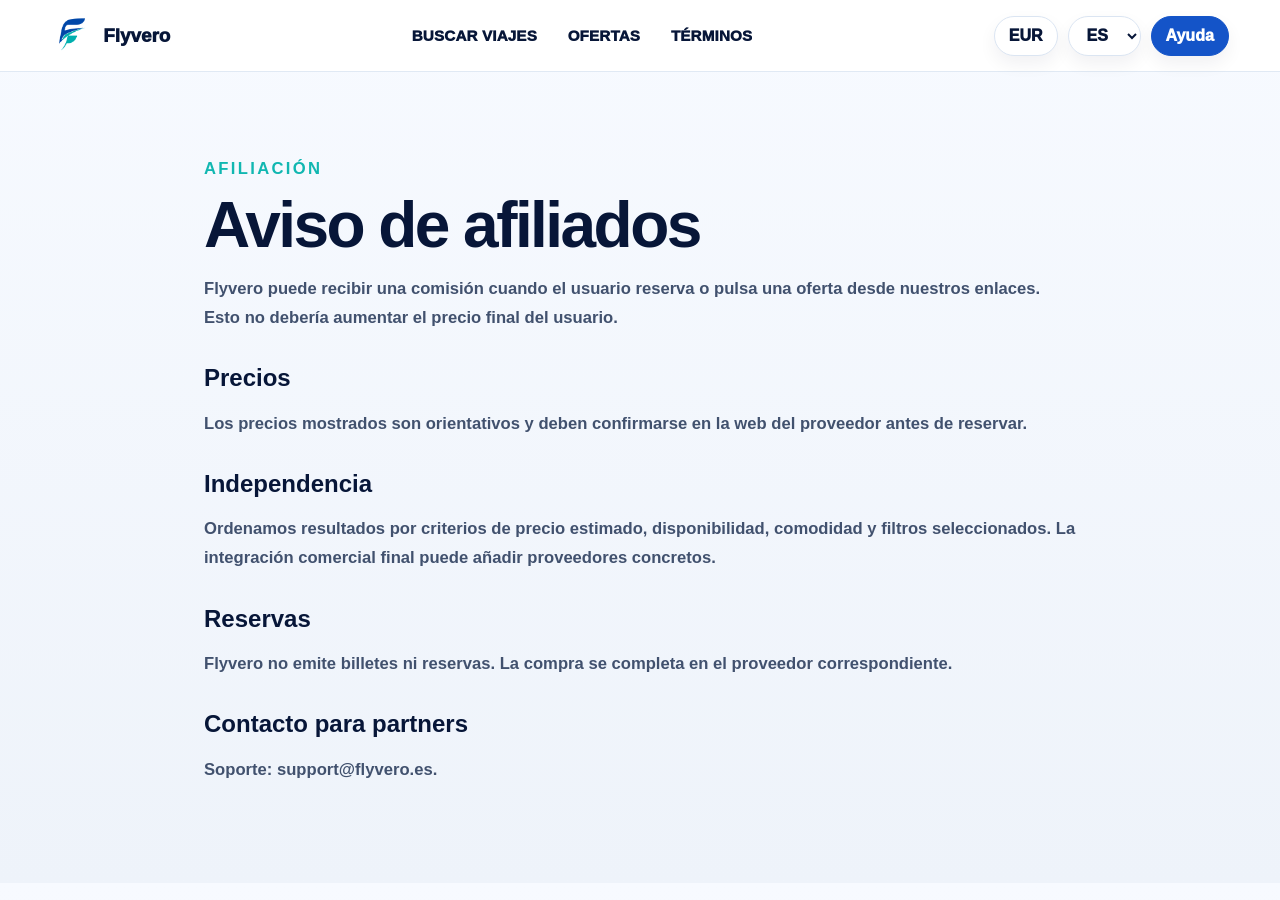
<file: Web Vuelos, coches, hoteles/afiliados.html>
﻿<!doctype html>
<html lang="es">
<head>
  <meta charset="utf-8" />
  <meta name="viewport" content="width=device-width, initial-scale=1" />
  <meta name="description" content="Aviso de afiliados de Flyvero: transparencia sobre enlaces, precios orientativos y reservas con proveedores externos." />
  <meta name="robots" content="index, follow" />
  <meta name="theme-color" content="#1454c8" />
  <link rel="canonical" href="https://www.flyvero.es/afiliados" />
  <meta property="og:locale" content="es_ES" />
  <meta property="og:type" content="article" />
  <meta property="og:site_name" content="Flyvero" />
  <meta property="og:title" content="Aviso de afiliados | Flyvero" />
  <meta property="og:description" content="Flyvero puede recibir comisiones por reservas o clics desde enlaces de proveedores." />
  <meta property="og:url" content="https://www.flyvero.es/afiliados" />
  <title>Afiliados | Flyvero</title>
  <link rel="icon" href="assets/flyvero-mark.png" type="image/png" />
  <link rel="stylesheet" href="styles.css" />
  <script nowprocket data-noptimize="1" data-cfasync="false" data-wpfc-render="false" seraph-accel-crit="1" data-no-defer="1">
    (function () {
      var script = document.createElement("script");
      script.async = 1;
      script.src = "https://emrldtp.cc/NTQ1NDkx.js?t=545491";
      document.head.appendChild(script);
    })();
  </script>
</head>
<body class="legal-page">
  <header class="site-header">
    <a class="brand" href="index.html" aria-label="Flyvero inicio"><img src="assets/flyvero-mark.png" alt="" aria-hidden="true" /><span>Flyvero</span></a>
    <nav class="main-nav" aria-label="Navegacion legal"><a href="index.html" data-i18n="searchTrips">Buscar</a><a href="results.html" data-i18n="deals">Ofertas</a><a href="terminos.html" data-i18n="terms">Terminos</a></nav>
    <div class="header-actions"><button type="button" class="ghost-btn">EUR</button><select class="language-select" data-language-select aria-label="Idioma"><option value="es">ES</option><option value="en">EN</option><option value="fr">FR</option><option value="de">DE</option><option value="it">IT</option></select><button type="button" class="ghost-btn" data-i18n="help">Ayuda</button></div>
  </header>
  <main class="legal-wrap">
    <p class="eyebrow dark" data-i18n="affiliationTitle">Transparencia</p>
    <h1 data-i18n="affiliateTitle">Aviso de afiliados</h1>
    <p data-i18n="affiliateIntro">Flyvero puede recibir una comision cuando el usuario reserva o pulsa una oferta desde nuestros enlaces. Esto no deberia aumentar el precio final del usuario.</p>
    <h2 data-i18n="pricesTitle">Precios</h2>
    <p data-i18n="pricesText">Los precios mostrados son orientativos y deben confirmarse en la web del proveedor antes de reservar.</p>
    <h2 data-i18n="independenceTitle">Independencia</h2>
    <p data-i18n="independenceText">Ordenamos resultados por criterios de precio estimado, disponibilidad, comodidad y filtros seleccionados. La integracion comercial final puede anadir proveedores concretos.</p>
    <h2 data-i18n="bookingsTitle">Reservas</h2>
    <p data-i18n="bookingsText">Flyvero no emite billetes ni reservas. La compra se completa en el proveedor correspondiente.</p>
    <h2>Contacto para partners</h2>
    <p>Soporte: <a href="mailto:support@flyvero.es">support@flyvero.es</a>.</p>
  </main>
  <script src="app.js"></script>
</body>
</html>
</file>
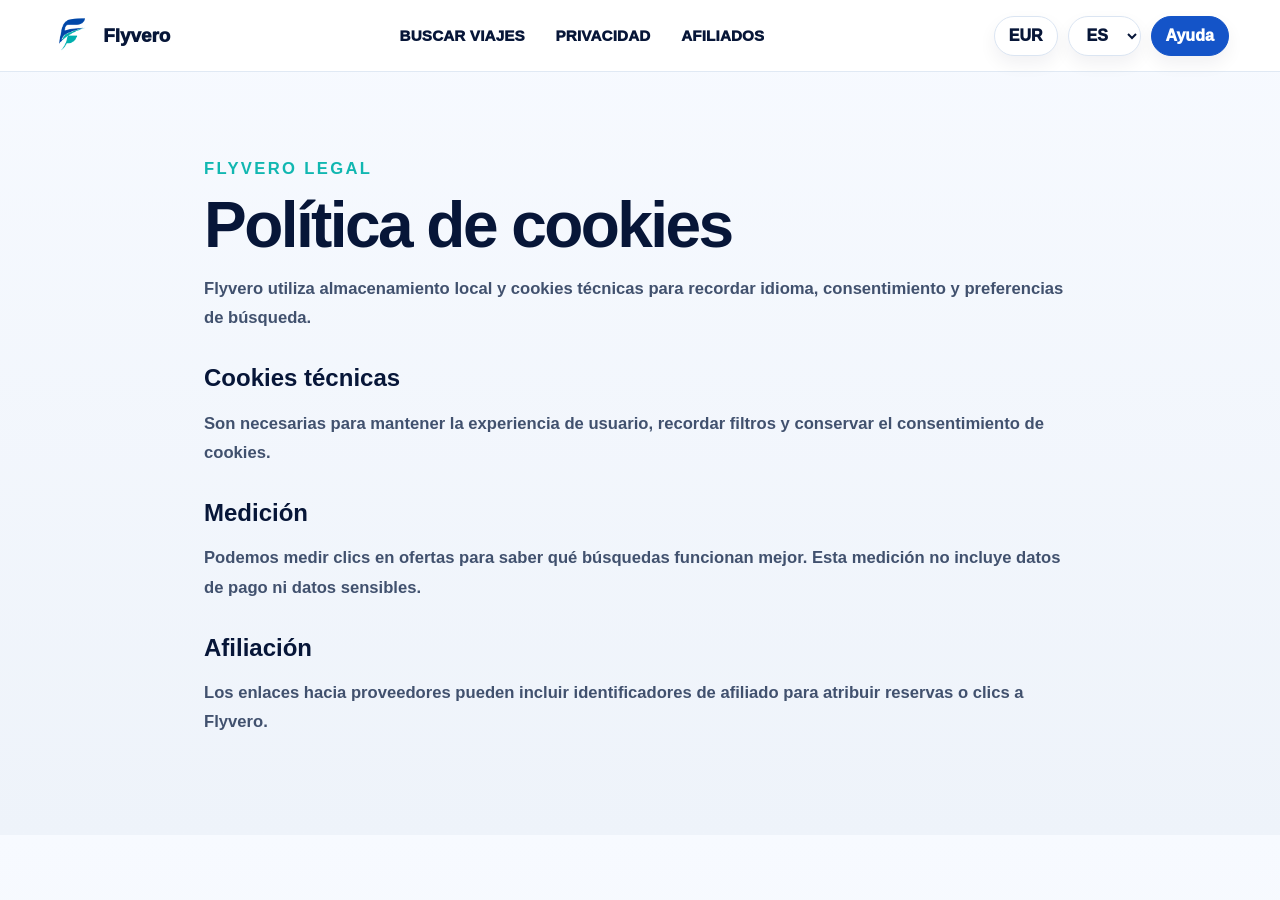
<file: Web Vuelos, coches, hoteles/cookies.html>
﻿<!doctype html>
<html lang="es">
<head>
  <meta charset="utf-8" />
  <meta name="viewport" content="width=device-width, initial-scale=1" />
  <meta name="description" content="Politica de cookies de Flyvero: uso de almacenamiento local, medicion basica y enlaces de afiliacion." />
  <meta name="robots" content="index, follow" />
  <meta name="theme-color" content="#1454c8" />
  <link rel="canonical" href="https://www.flyvero.es/cookies" />
  <meta property="og:locale" content="es_ES" />
  <meta property="og:type" content="article" />
  <meta property="og:site_name" content="Flyvero" />
  <meta property="og:title" content="Cookies | Flyvero" />
  <meta property="og:description" content="Uso de cookies tecnicas, medicion y afiliacion en Flyvero." />
  <meta property="og:url" content="https://www.flyvero.es/cookies" />
  <title>Cookies | Flyvero</title>
  <link rel="icon" href="assets/flyvero-mark.png" type="image/png" />
  <link rel="stylesheet" href="styles.css" />
  <script nowprocket data-noptimize="1" data-cfasync="false" data-wpfc-render="false" seraph-accel-crit="1" data-no-defer="1">
    (function () {
      var script = document.createElement("script");
      script.async = 1;
      script.src = "https://emrldtp.cc/NTQ1NDkx.js?t=545491";
      document.head.appendChild(script);
    })();
  </script>
</head>
<body class="legal-page">
  <header class="site-header">
    <a class="brand" href="index.html" aria-label="Flyvero inicio"><img src="assets/flyvero-mark.png" alt="" aria-hidden="true" /><span>Flyvero</span></a>
    <nav class="main-nav" aria-label="Navegacion legal"><a href="index.html" data-i18n="searchTrips">Buscar</a><a href="privacidad.html" data-i18n="privacy">Privacidad</a><a href="afiliados.html" data-i18n="affiliates">Afiliados</a></nav>
    <div class="header-actions"><button type="button" class="ghost-btn">EUR</button><select class="language-select" data-language-select aria-label="Idioma"><option value="es">ES</option><option value="en">EN</option><option value="fr">FR</option><option value="de">DE</option><option value="it">IT</option></select><button type="button" class="ghost-btn" data-i18n="help">Ayuda</button></div>
  </header>
  <main class="legal-wrap">
    <p class="eyebrow dark" data-i18n="legalEyebrow">Flyvero legal</p>
    <h1 data-i18n="cookiesTitle">Politica de cookies</h1>
    <p data-i18n="cookiesIntro">Flyvero utiliza almacenamiento local y cookies tecnicas para recordar idioma, consentimiento y preferencias de busqueda.</p>
    <h2 data-i18n="technicalCookiesTitle">Cookies tecnicas</h2>
    <p data-i18n="technicalCookiesText">Son necesarias para mantener la experiencia de usuario, recordar filtros y conservar el consentimiento de cookies.</p>
    <h2 data-i18n="measurementTitle">Medicion</h2>
    <p data-i18n="measurementText">Podemos medir clics en ofertas para saber que busquedas funcionan mejor. Esta medicion no incluye datos de pago ni datos sensibles.</p>
    <h2 data-i18n="affiliationTitle">Afiliacion</h2>
    <p data-i18n="affiliationText">Los enlaces hacia proveedores pueden incluir identificadores de afiliado para atribuir reservas o clics a Flyvero.</p>
  </main>
  <script src="app.js"></script>
</body>
</html>
</file>
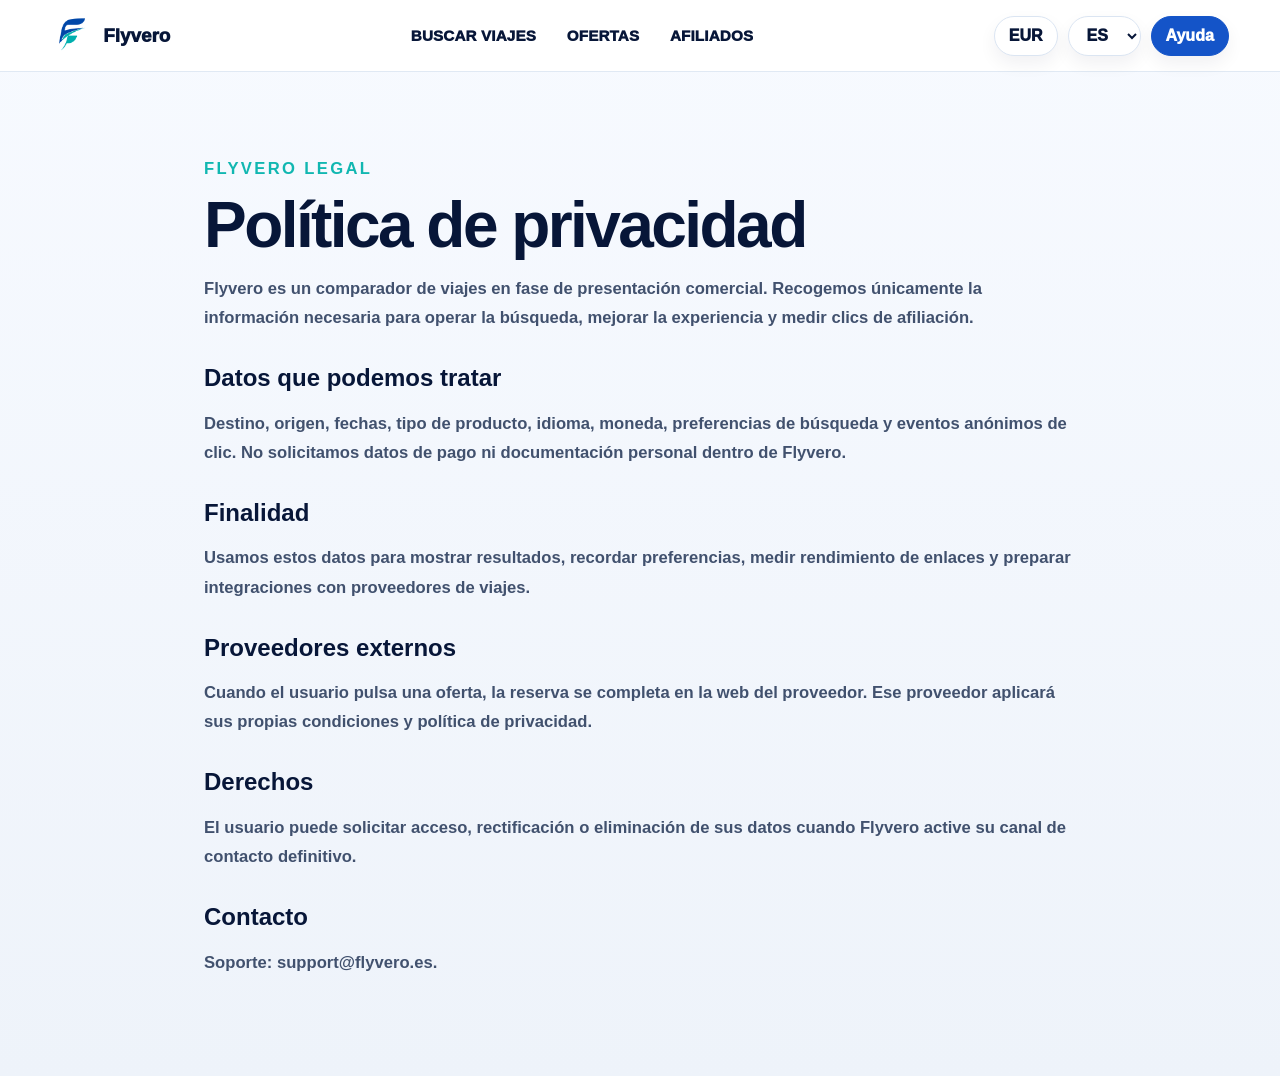
<file: Web Vuelos, coches, hoteles/privacidad.html>
﻿<!doctype html>
<html lang="es">
<head>
  <meta charset="utf-8" />
  <meta name="viewport" content="width=device-width, initial-scale=1" />
  <meta name="description" content="Politica de privacidad de Flyvero: datos tratados, finalidad, proveedores externos y derechos del usuario." />
  <meta name="robots" content="index, follow" />
  <meta name="theme-color" content="#1454c8" />
  <link rel="canonical" href="https://www.flyvero.es/privacidad" />
  <meta property="og:locale" content="es_ES" />
  <meta property="og:type" content="article" />
  <meta property="og:site_name" content="Flyvero" />
  <meta property="og:title" content="Politica de privacidad | Flyvero" />
  <meta property="og:description" content="Informacion sobre privacidad, datos y proveedores externos en Flyvero." />
  <meta property="og:url" content="https://www.flyvero.es/privacidad" />
  <title>Privacidad | Flyvero</title>
  <link rel="icon" href="assets/flyvero-mark.png" type="image/png" />
  <link rel="stylesheet" href="styles.css" />
  <script nowprocket data-noptimize="1" data-cfasync="false" data-wpfc-render="false" seraph-accel-crit="1" data-no-defer="1">
    (function () {
      var script = document.createElement("script");
      script.async = 1;
      script.src = "https://emrldtp.cc/NTQ1NDkx.js?t=545491";
      document.head.appendChild(script);
    })();
  </script>
</head>
<body class="legal-page">
  <header class="site-header">
    <a class="brand" href="index.html" aria-label="Flyvero inicio"><img src="assets/flyvero-mark.png" alt="" aria-hidden="true" /><span>Flyvero</span></a>
    <nav class="main-nav" aria-label="Navegacion legal"><a href="index.html" data-i18n="searchTrips">Buscar</a><a href="results.html" data-i18n="deals">Ofertas</a><a href="afiliados.html" data-i18n="affiliates">Afiliados</a></nav>
    <div class="header-actions"><button type="button" class="ghost-btn">EUR</button><select class="language-select" data-language-select aria-label="Idioma"><option value="es">ES</option><option value="en">EN</option><option value="fr">FR</option><option value="de">DE</option><option value="it">IT</option></select><button type="button" class="ghost-btn" data-i18n="help">Ayuda</button></div>
  </header>
  <main class="legal-wrap">
    <p class="eyebrow dark" data-i18n="legalEyebrow">Flyvero legal</p>
    <h1 data-i18n="privacyTitle">Politica de privacidad</h1>
    <p data-i18n="privacyIntro">Flyvero es un comparador de viajes en fase de presentacion comercial. Recogemos unicamente la informacion necesaria para operar la busqueda, mejorar la experiencia y medir clics de afiliacion.</p>
    <h2 data-i18n="dataTitle">Datos que podemos tratar</h2>
    <p data-i18n="dataText">Destino, origen, fechas, tipo de producto, idioma, moneda, preferencias de busqueda y eventos anonimos de clic. No solicitamos datos de pago ni documentacion personal dentro de Flyvero.</p>
    <h2 data-i18n="purposeTitle">Finalidad</h2>
    <p data-i18n="purposeText">Usamos estos datos para mostrar resultados, recordar preferencias, medir rendimiento de enlaces y preparar integraciones con proveedores de viajes.</p>
    <h2 data-i18n="providersTitle">Proveedores externos</h2>
    <p data-i18n="providersText">Cuando el usuario pulsa una oferta, la reserva se completa en la web del proveedor. Ese proveedor aplicara sus propias condiciones y politica de privacidad.</p>
    <h2 data-i18n="rightsTitle">Derechos</h2>
    <p data-i18n="rightsText">El usuario puede solicitar acceso, rectificacion o eliminacion de sus datos cuando Flyvero active su canal de contacto definitivo.</p>
    <h2>Contacto</h2>
    <p>Soporte: <a href="mailto:support@flyvero.es">support@flyvero.es</a>.</p>
  </main>
  <script src="app.js"></script>
</body>
</html>
</file>
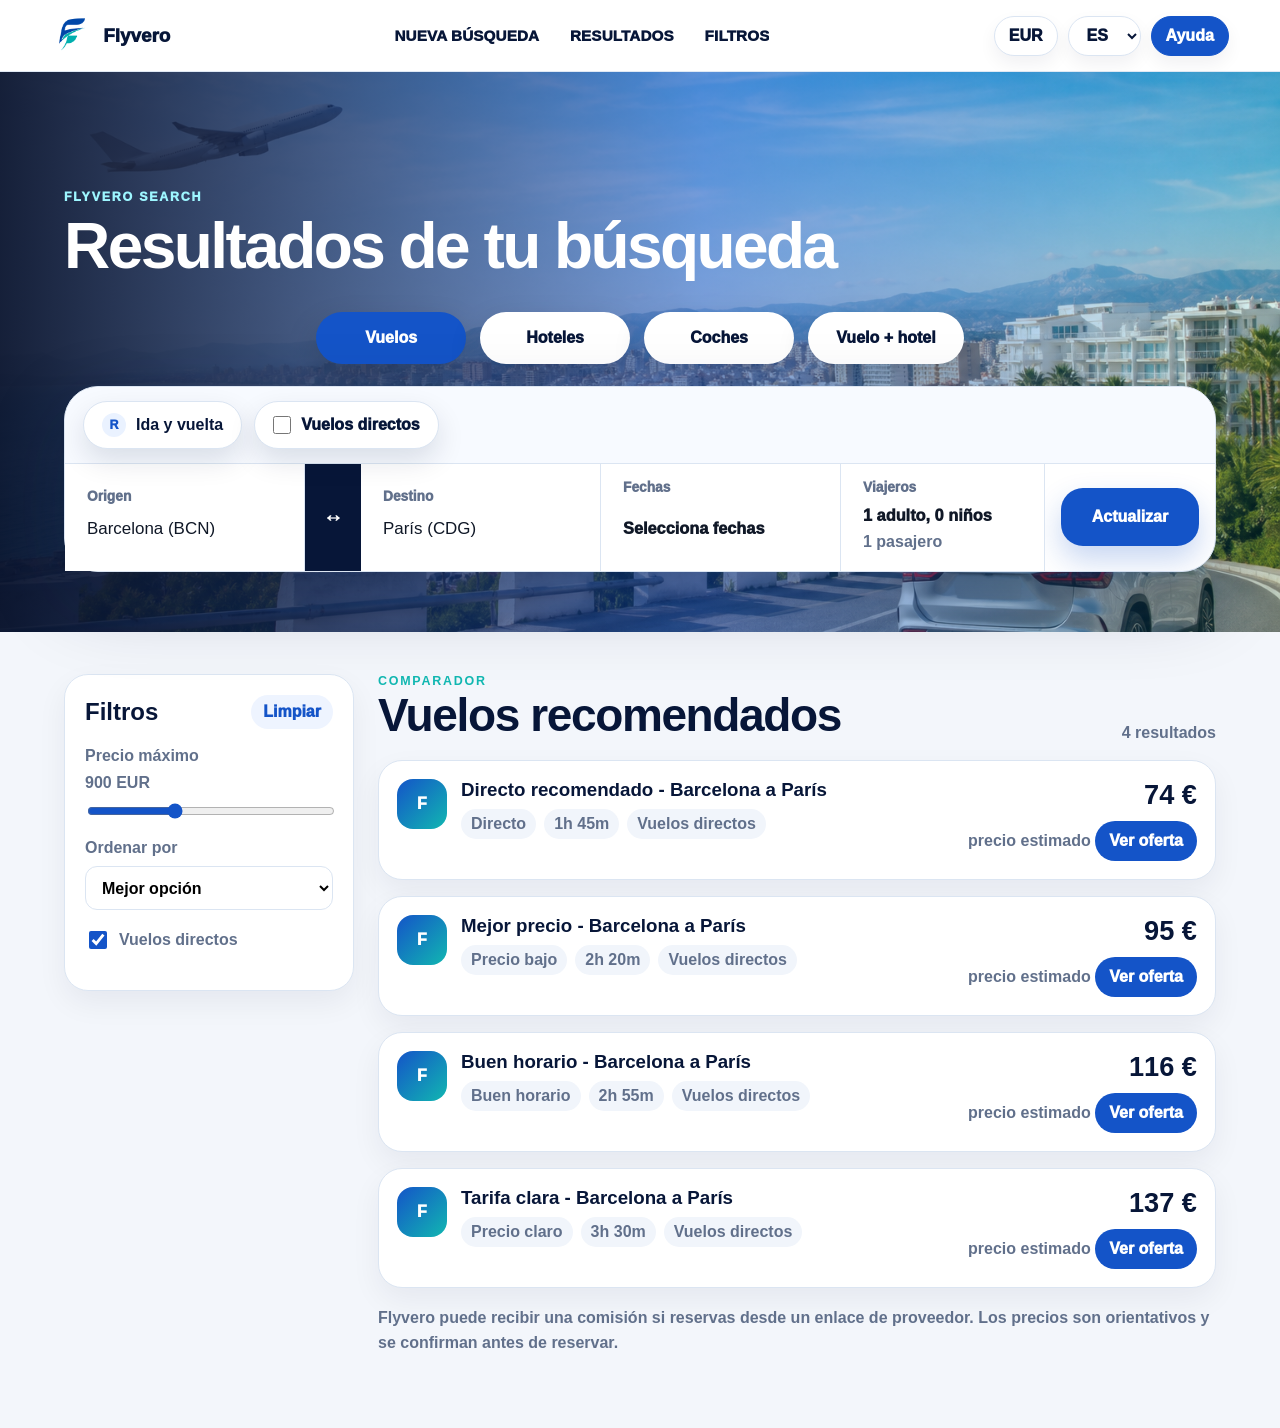
<file: Web Vuelos, coches, hoteles/results.html>
﻿<!doctype html>
<html lang="es">
<head>
  <meta charset="utf-8" />
  <meta name="viewport" content="width=device-width, initial-scale=1" />
  <meta name="description" content="Resultados de búsqueda Flyvero con vuelos, hoteles, coches y paquetes." />
  <meta name="robots" content="index, follow, max-image-preview:large" />
  <meta name="theme-color" content="#1454c8" />
  <link rel="canonical" href="https://www.flyvero.es/results" />
  <meta property="og:locale" content="es_ES" />
  <meta property="og:type" content="website" />
  <meta property="og:site_name" content="Flyvero" />
  <meta property="og:title" content="Flyvero | Resultados de búsqueda" />
  <meta property="og:description" content="Resultados de búsqueda Flyvero con vuelos, hoteles, coches y paquetes." />
  <meta property="og:url" content="https://www.flyvero.es/results" />
  <meta property="og:image" content="https://www.flyvero.es/assets/travel-hero.png" />
  <meta name="twitter:card" content="summary_large_image" />
  <title>Flyvero | Resultados</title>
  <link rel="icon" href="assets/flyvero-mark.png" type="image/png" />
  <!-- Google AdSense: cuando tengas tu ID real, coloca aqui el script oficial con tu ca-pub. -->
  <link rel="stylesheet" href="styles.css" />
  <script nowprocket data-noptimize="1" data-cfasync="false" data-wpfc-render="false" seraph-accel-crit="1" data-no-defer="1">
    (function () {
      var script = document.createElement("script");
      script.async = 1;
      script.src = "https://emrldtp.cc/NTQ1NDkx.js?t=545491";
      document.head.appendChild(script);
    })();
  </script>
</head>
<body class="results-page-body">
  <header class="site-header">
    <a class="brand" href="index.html" aria-label="Flyvero inicio">
      <img src="assets/flyvero-mark.png" alt="" aria-hidden="true" />
      <span>Flyvero</span>
    </a>
    <nav class="main-nav" aria-label="Navegación principal">
      <a href="/">Nueva búsqueda</a>
      <a href="#results">Resultados</a>
      <a href="#filters">Filtros</a>
    </nav>
    <div class="header-actions">
      <button type="button" class="ghost-btn">EUR</button>
      <select class="language-select" data-language-select aria-label="Idioma">
        <option value="es">ES</option>
        <option value="en">EN</option>
        <option value="fr">FR</option>
        <option value="de">DE</option>
        <option value="it">IT</option>
      </select>
      <button type="button" class="ghost-btn">Ayuda</button>
    </div>
  </header>

  <main>
    <section class="results-hero" id="top">
      <div class="results-title">
        <p class="eyebrow dark">Flyvero Search</p>
        <h1>Resultados de tu búsqueda</h1>
      </div>

      <section class="search-card results-search-card" aria-label="Modificar búsqueda">
        <div class="product-tabs" role="tablist" aria-label="Tipo de viaje">
          <button type="button" class="product-tab active" data-product="flight">Vuelos</button>
          <button type="button" class="product-tab" data-product="hotel">Hoteles</button>
          <button type="button" class="product-tab" data-product="car">Coches</button>
          <button type="button" class="product-tab" data-product="package">Vuelo + hotel</button>
        </div>

        <form class="trip-form" id="tripForm">
          <div class="trip-options" id="flightOptions">
            <button class="trip-type-trigger" id="tripTypeTrigger" type="button">
              <span id="tripTypeIcon">R</span>
              <strong id="tripTypeText">Ida y vuelta</strong>
            </button>
            <input id="tripTypeInput" type="hidden" value="roundtrip" />
            <div class="trip-type-panel" id="tripTypePanel" hidden>
              <div class="trip-type-top">
                <button type="button" id="closeTripType" aria-label="Cerrar tipo de viaje">X</button>
                <strong>Tipo de viaje</strong>
              </div>
              <button type="button" class="trip-type-option" data-trip-type="oneway"><span>-&gt;</span><strong>Solo ida</strong></button>
              <button type="button" class="trip-type-option active" data-trip-type="roundtrip"><span>R</span><strong>Ida y vuelta</strong></button>
              <button type="button" class="trip-type-option" data-trip-type="multi"><span>M</span><strong>Múltiples destinos</strong></button>
            </div>
            <label class="direct-option" id="directOption">
              <input id="directFlights" type="checkbox" />
              Vuelos directos
            </label>
          </div>
          <div class="product-extra-options" id="productExtraOptions" hidden></div>
          <div class="input-group origin-wrap">
            <label for="originInput" id="originLabel">Origen</label>
            <input id="originInput" type="text" value="Barcelona (BCN)" autocomplete="off" />
            <div class="suggest-panel" id="originSuggest" hidden></div>
          </div>

          <button class="swap-btn" type="button" id="swapBtn" aria-label="Intercambiar origen y destino">&harr;</button>

          <div class="input-group destination-wrap">
            <label for="destinationInput" id="destinationLabel">Destino</label>
            <input id="destinationInput" type="text" value="París (CDG)" autocomplete="off" />
            <div class="suggest-panel" id="destinationSuggest" hidden></div>
          </div>

          <div class="input-group date-wrap">
            <label id="dateLabel">Fechas</label>
            <button class="date-trigger" id="dateTrigger" type="button">
              <strong id="dateTitle">Selecciona fechas</strong>
              <span id="dateSubtitle">Ida y vuelta</span>
            </button>
            <input id="startDate" type="hidden" />
            <input id="endDate" type="hidden" />
            <div class="calendar-panel" id="calendarPanel" hidden>
              <div class="calendar-top">
                <button type="button" class="month-nav" id="prevMonth" aria-label="Mes anterior">&lt;</button>
                <div>
                  <strong id="calendarMonth">junio de 2026</strong>
                  <span id="calendarStep">Primero elige la ida</span>
                </div>
                <button type="button" class="month-nav" id="nextMonth" aria-label="Mes siguiente">&gt;</button>
                <button type="button" id="closeCalendar" aria-label="Cerrar calendario">&times;</button>
              </div>
              <div class="price-legend">
                <span><b class="dot cheap"></b> barato</span>
                <span><b class="dot mid"></b> medio</span>
                <span><b class="dot high"></b> alto</span>
              </div>
              <div class="calendar-grid" id="calendarGrid"></div>
              <div class="calendar-footer">
                <button type="button" class="clear-btn" id="clearDates">Limpiar</button>
                <button type="button" class="done-btn" id="applyDates">Aplicar fechas</button>
              </div>
            </div>
          </div>

          <div class="multi-city-panel" id="multiCityPanel" hidden></div>

          <div class="input-group travelers-wrap">
            <label>Viajeros</label>
            <button class="traveler-trigger" id="travelerTrigger" type="button">
              <strong id="travelerTitle">1 adulto</strong>
              <span id="travelerSubtitle">1 pasajero</span>
            </button>
            <input id="travelersSelect" type="hidden" value="1 adulto" />
            <div class="traveler-panel" id="travelerPanel" hidden></div>
          </div>

          <button class="search-btn" type="submit">Actualizar</button>
        </form>
      </section>
    </section>

    <section class="results-layout" id="results">
      <aside class="filters-panel" id="filters">
        <div class="filter-title">
          <h2>Filtros</h2>
          <button type="button" id="resetFilters">Limpiar</button>
        </div>
        <label>
          Precio máximo
          <strong><span id="priceValue">900</span> EUR</strong>
          <input id="priceFilter" type="range" min="50" max="2500" value="900" step="25" />
        </label>
        <label>
          Ordenar por
          <select id="sortFilter">
            <option value="smart">Mejor opción</option>
            <option value="price">Precio</option>
            <option value="duration">Duración</option>
          </select>
        </label>
        <label class="check-filter">
          <input id="flexFilter" type="checkbox" checked />
          <span id="smartFilterLabel">Vuelos directos</span>
        </label>
      </aside>

      <section class="results-panel">
        <div class="section-head compact-head">
          <div>
            <p class="eyebrow dark">Comparador</p>
            <h2 id="resultsHeading">Vuelos recomendados</h2>
          </div>
          <p id="resultsCount"></p>
        </div>
        <div class="results-grid" id="resultsGrid"></div>
        <p class="affiliate-note" data-i18n="affiliateNote">Flyvero puede recibir una comisión si reservas desde un enlace de proveedor. Los precios son orientativos y se confirman antes de reservar.</p>
      </section>
    </section>
  </main>

  <script src="app.js"></script>
</body>
</html>
</file>
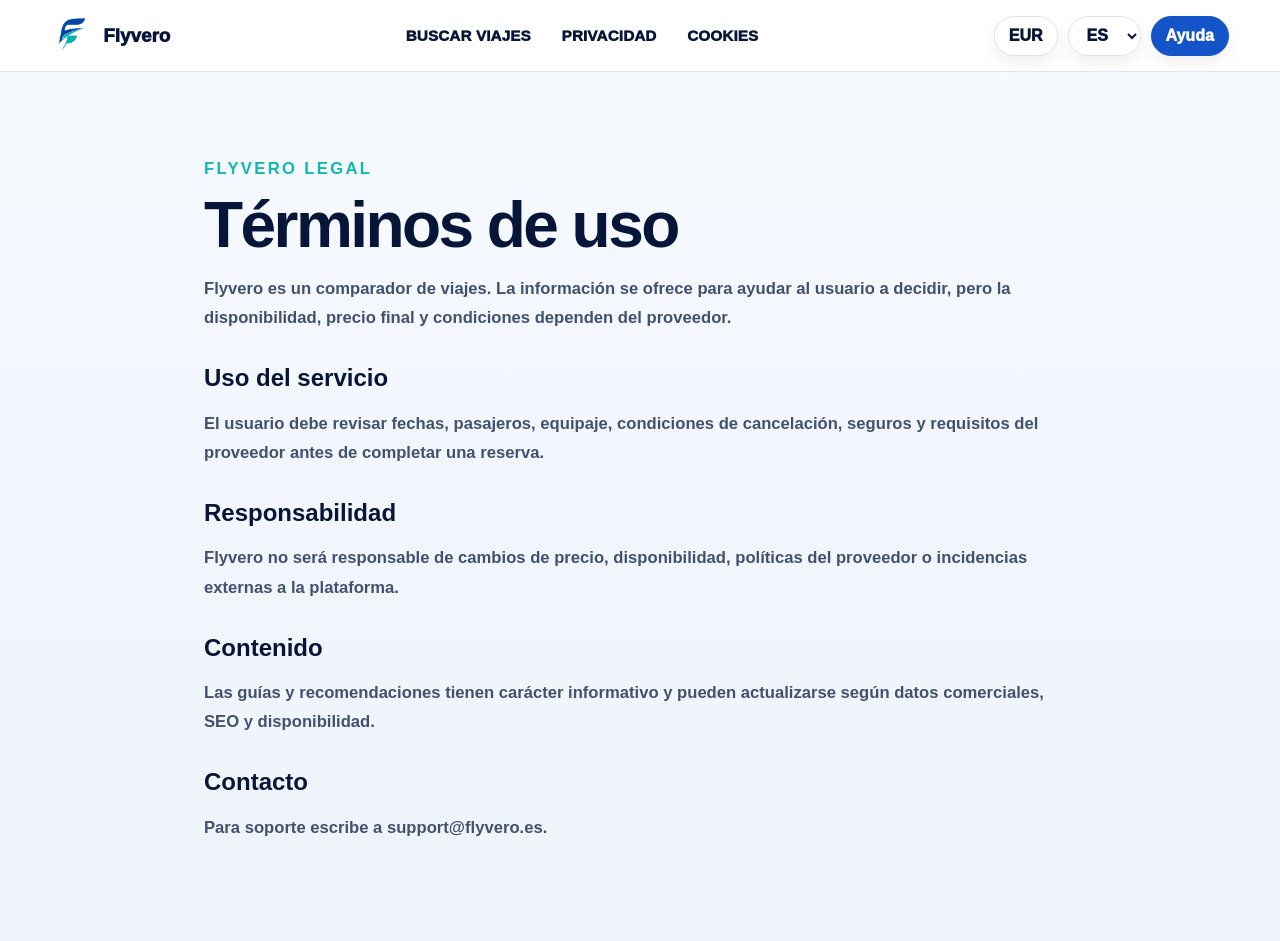
<file: Web Vuelos, coches, hoteles/terminos.html>
﻿<!doctype html>
<html lang="es">
<head>
  <meta charset="utf-8" />
  <meta name="viewport" content="width=device-width, initial-scale=1" />
  <meta name="description" content="Terminos de uso de Flyvero: condiciones del comparador, responsabilidad y relacion con proveedores externos." />
  <meta name="robots" content="index, follow" />
  <meta name="theme-color" content="#1454c8" />
  <link rel="canonical" href="https://www.flyvero.es/terminos" />
  <meta property="og:locale" content="es_ES" />
  <meta property="og:type" content="article" />
  <meta property="og:site_name" content="Flyvero" />
  <meta property="og:title" content="Terminos de uso | Flyvero" />
  <meta property="og:description" content="Condiciones generales de uso del comparador Flyvero." />
  <meta property="og:url" content="https://www.flyvero.es/terminos" />
  <title>Terminos | Flyvero</title>
  <link rel="icon" href="assets/flyvero-mark.png" type="image/png" />
  <link rel="stylesheet" href="styles.css" />
  <script nowprocket data-noptimize="1" data-cfasync="false" data-wpfc-render="false" seraph-accel-crit="1" data-no-defer="1">
    (function () {
      var script = document.createElement("script");
      script.async = 1;
      script.src = "https://emrldtp.cc/NTQ1NDkx.js?t=545491";
      document.head.appendChild(script);
    })();
  </script>
</head>
<body class="legal-page">
  <header class="site-header">
    <a class="brand" href="index.html" aria-label="Flyvero inicio"><img src="assets/flyvero-mark.png" alt="" aria-hidden="true" /><span>Flyvero</span></a>
    <nav class="main-nav" aria-label="Navegacion legal"><a href="index.html" data-i18n="searchTrips">Buscar</a><a href="privacidad.html" data-i18n="privacy">Privacidad</a><a href="cookies.html" data-i18n="cookies">Cookies</a></nav>
    <div class="header-actions"><button type="button" class="ghost-btn">EUR</button><select class="language-select" data-language-select aria-label="Idioma"><option value="es">ES</option><option value="en">EN</option><option value="fr">FR</option><option value="de">DE</option><option value="it">IT</option></select><button type="button" class="ghost-btn" data-i18n="help">Ayuda</button></div>
  </header>
  <main class="legal-wrap">
    <p class="eyebrow dark" data-i18n="legalEyebrow">Flyvero legal</p>
    <h1 data-i18n="termsTitle">Terminos de uso</h1>
    <p data-i18n="termsIntro">Flyvero es un comparador de viajes. La informacion se ofrece para ayudar al usuario a decidir, pero la disponibilidad, precio final y condiciones dependen del proveedor.</p>
    <h2 data-i18n="serviceUseTitle">Uso del servicio</h2>
    <p data-i18n="serviceUseText">El usuario debe revisar fechas, pasajeros, equipaje, condiciones de cancelacion, seguros y requisitos del proveedor antes de completar una reserva.</p>
    <h2 data-i18n="responsibilityTitle">Responsabilidad</h2>
    <p data-i18n="responsibilityText">Flyvero no sera responsable de cambios de precio, disponibilidad, politicas del proveedor o incidencias externas a la plataforma.</p>
    <h2 data-i18n="contentTitle">Contenido</h2>
    <p data-i18n="contentText">Las guias y recomendaciones tienen caracter informativo y pueden actualizarse segun datos comerciales, SEO y disponibilidad.</p>
    <h2>Contacto</h2>
    <p>Para soporte escribe a <a href="mailto:support@flyvero.es">support@flyvero.es</a>.</p>
  </main>
  <script src="app.js"></script>
</body>
</html>
</file>
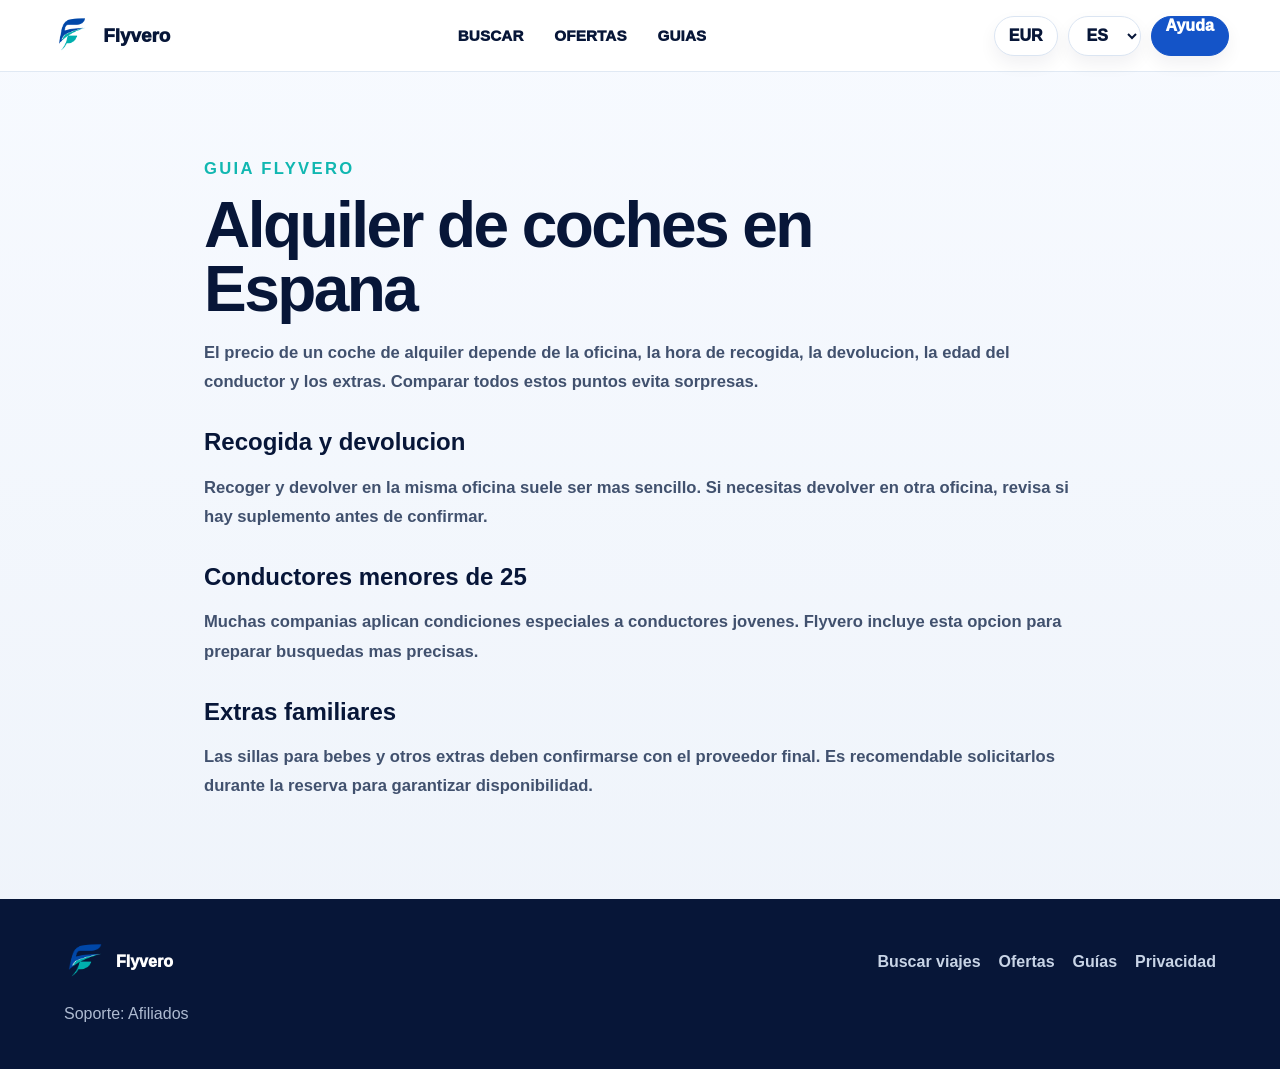
<file: Web Vuelos, coches, hoteles/guias/alquiler-coches-espana.html>
﻿<!doctype html>
<html lang="es">
<head>
  <meta charset="utf-8" />
  <meta name="viewport" content="width=device-width, initial-scale=1" />
  <meta name="description" content="Guia para alquilar coches en Espana: recogida, devolucion, horarios, conductores jovenes y sillas para bebes." />
  <meta name="robots" content="index, follow, max-image-preview:large" />
  <meta name="theme-color" content="#1454c8" />
  <link rel="canonical" href="https://www.flyvero.es/guias/alquiler-coches-espana" />
  <meta property="og:locale" content="es_ES" />
  <meta property="og:type" content="article" />
  <meta property="og:site_name" content="Flyvero" />
  <meta property="og:title" content="Alquiler de coches en Espana | Flyvero" />
  <meta property="og:description" content="Consejos para comparar alquiler de coches, horarios, oficinas y extras." />
  <meta property="og:url" content="https://www.flyvero.es/guias/alquiler-coches-espana" />
  <title>Alquiler de coches en Espana | Flyvero</title>
  <link rel="icon" href="../assets/flyvero-mark.png" type="image/png" />
  <link rel="stylesheet" href="../styles.css" />
  <script nowprocket data-noptimize="1" data-cfasync="false" data-wpfc-render="false" seraph-accel-crit="1" data-no-defer="1">
    (function () {
      var script = document.createElement("script");
      script.async = 1;
      script.src = "https://emrldtp.cc/NTQ1NDkx.js?t=545491";
      document.head.appendChild(script);
    })();
  </script>
</head>
<body class="legal-page guide-page">
  <header class="site-header"><a class="brand" href="../index.html" aria-label="Flyvero inicio"><img src="../assets/flyvero-mark.png" alt="" aria-hidden="true" /><span>Flyvero</span></a><nav class="main-nav" aria-label="Navegacion principal"><a href="../index.html">Buscar</a><a href="../results.html">Ofertas</a><a href="../index.html">Guias</a></nav><div class="header-actions"><button type="button" class="ghost-btn">EUR</button><select class="language-select" data-language-select aria-label="Idioma"><option value="es">ES</option><option value="en">EN</option><option value="fr">FR</option><option value="de">DE</option><option value="it">IT</option></select><a class="ghost-btn help-link" href="mailto:support@flyvero.es">Ayuda</a></div></header>
  <main class="legal-wrap guide-article">
    <p class="eyebrow dark">Guia Flyvero</p>
    <h1>Alquiler de coches en Espana</h1>
    <p>El precio de un coche de alquiler depende de la oficina, la hora de recogida, la devolucion, la edad del conductor y los extras. Comparar todos estos puntos evita sorpresas.</p>
    <h2>Recogida y devolucion</h2>
    <p>Recoger y devolver en la misma oficina suele ser mas sencillo. Si necesitas devolver en otra oficina, revisa si hay suplemento antes de confirmar.</p>
    <h2>Conductores menores de 25</h2>
    <p>Muchas companias aplican condiciones especiales a conductores jovenes. Flyvero incluye esta opcion para preparar busquedas mas precisas.</p>
    <h2>Extras familiares</h2>
    <p>Las sillas para bebes y otros extras deben confirmarse con el proveedor final. Es recomendable solicitarlos durante la reserva para garantizar disponibilidad.</p>
  </main>
  <footer class="site-footer"><div class="footer-brand"><img src="../assets/flyvero-mark.png" alt="" aria-hidden="true" /><span>Flyvero</span></div><div><a href="../privacidad.html">Privacidad</a><a href="../cookies.html">Cookies</a><a href="../afiliados.html">Afiliados</a><a href="../terminos.html">Terminos</a></div><p>Soporte: <a href="mailto:support@flyvero.es">support@flyvero.es</a></p></footer>
  <script src="../app.js"></script>
</body>
</html>
</file>
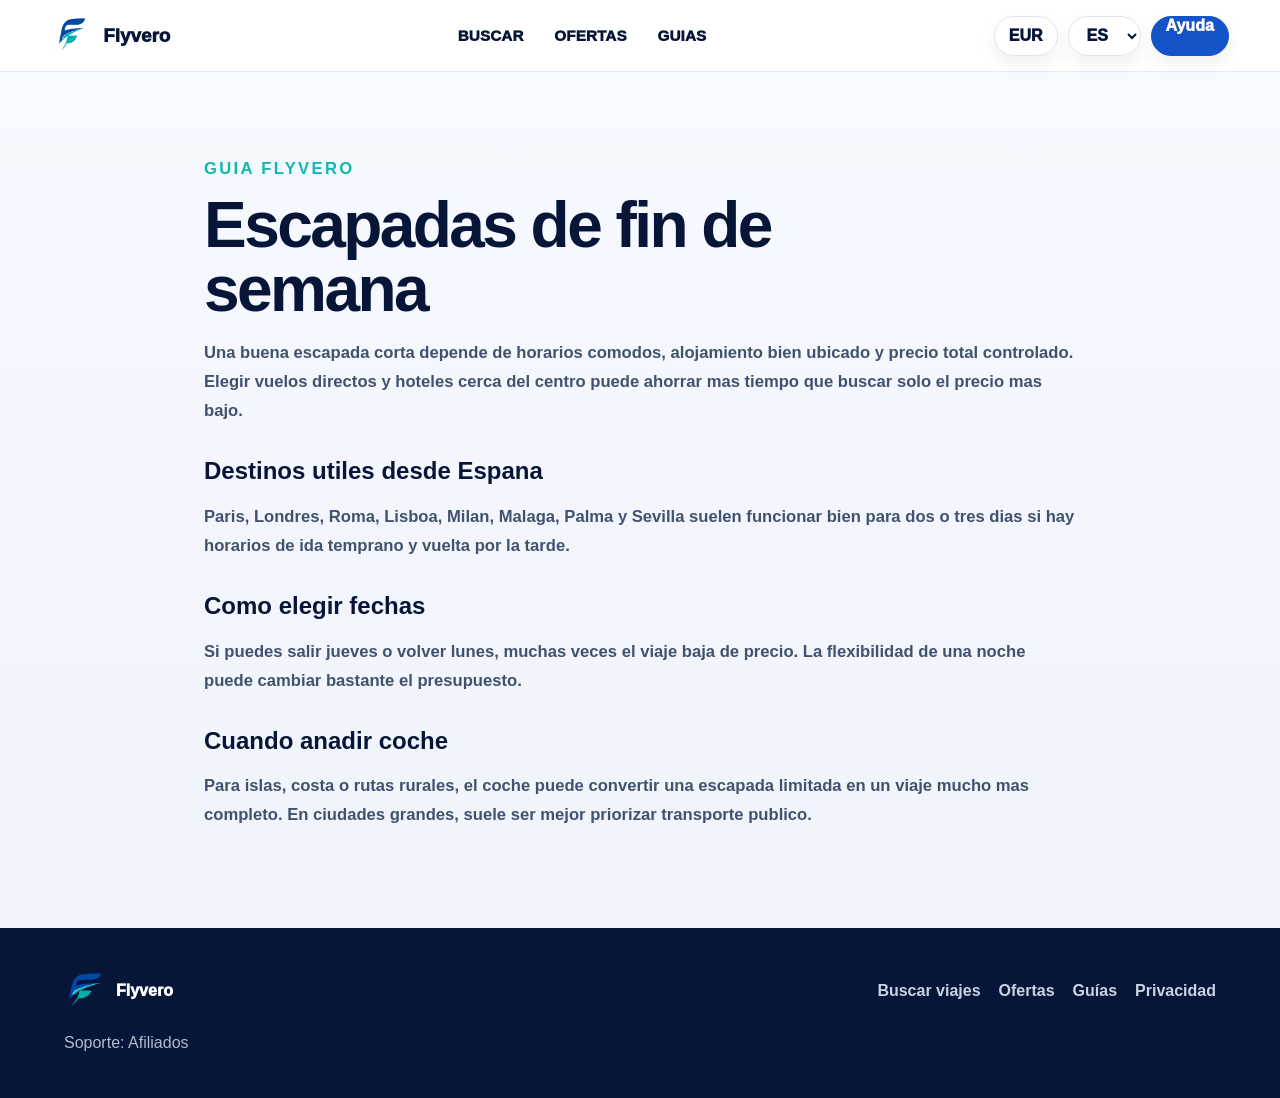
<file: Web Vuelos, coches, hoteles/guias/escapadas-fin-de-semana.html>
﻿<!doctype html>
<html lang="es">
<head>
  <meta charset="utf-8" />
  <meta name="viewport" content="width=device-width, initial-scale=1" />
  <meta name="description" content="Ideas de escapadas de fin de semana desde Espana con vuelos, hoteles y coches para viajar mejor." />
  <meta name="robots" content="index, follow, max-image-preview:large" />
  <meta name="theme-color" content="#1454c8" />
  <link rel="canonical" href="https://www.flyvero.es/guias/escapadas-fin-de-semana" />
  <meta property="og:locale" content="es_ES" />
  <meta property="og:type" content="article" />
  <meta property="og:site_name" content="Flyvero" />
  <meta property="og:title" content="Escapadas de fin de semana | Flyvero" />
  <meta property="og:description" content="Destinos e ideas para escapadas cortas comparando vuelo, hotel y coche." />
  <meta property="og:url" content="https://www.flyvero.es/guias/escapadas-fin-de-semana" />
  <title>Escapadas de fin de semana | Flyvero</title>
  <link rel="icon" href="../assets/flyvero-mark.png" type="image/png" />
  <link rel="stylesheet" href="../styles.css" />
  <script nowprocket data-noptimize="1" data-cfasync="false" data-wpfc-render="false" seraph-accel-crit="1" data-no-defer="1">
    (function () {
      var script = document.createElement("script");
      script.async = 1;
      script.src = "https://emrldtp.cc/NTQ1NDkx.js?t=545491";
      document.head.appendChild(script);
    })();
  </script>
</head>
<body class="legal-page guide-page">
  <header class="site-header"><a class="brand" href="../index.html" aria-label="Flyvero inicio"><img src="../assets/flyvero-mark.png" alt="" aria-hidden="true" /><span>Flyvero</span></a><nav class="main-nav" aria-label="Navegacion principal"><a href="../index.html">Buscar</a><a href="../results.html">Ofertas</a><a href="../index.html">Guias</a></nav><div class="header-actions"><button type="button" class="ghost-btn">EUR</button><select class="language-select" data-language-select aria-label="Idioma"><option value="es">ES</option><option value="en">EN</option><option value="fr">FR</option><option value="de">DE</option><option value="it">IT</option></select><a class="ghost-btn help-link" href="mailto:support@flyvero.es">Ayuda</a></div></header>
  <main class="legal-wrap guide-article">
    <p class="eyebrow dark">Guia Flyvero</p>
    <h1>Escapadas de fin de semana</h1>
    <p>Una buena escapada corta depende de horarios comodos, alojamiento bien ubicado y precio total controlado. Elegir vuelos directos y hoteles cerca del centro puede ahorrar mas tiempo que buscar solo el precio mas bajo.</p>
    <h2>Destinos utiles desde Espana</h2>
    <p>Paris, Londres, Roma, Lisboa, Milan, Malaga, Palma y Sevilla suelen funcionar bien para dos o tres dias si hay horarios de ida temprano y vuelta por la tarde.</p>
    <h2>Como elegir fechas</h2>
    <p>Si puedes salir jueves o volver lunes, muchas veces el viaje baja de precio. La flexibilidad de una noche puede cambiar bastante el presupuesto.</p>
    <h2>Cuando anadir coche</h2>
    <p>Para islas, costa o rutas rurales, el coche puede convertir una escapada limitada en un viaje mucho mas completo. En ciudades grandes, suele ser mejor priorizar transporte publico.</p>
  </main>
  <footer class="site-footer"><div class="footer-brand"><img src="../assets/flyvero-mark.png" alt="" aria-hidden="true" /><span>Flyvero</span></div><div><a href="../privacidad.html">Privacidad</a><a href="../cookies.html">Cookies</a><a href="../afiliados.html">Afiliados</a><a href="../terminos.html">Terminos</a></div><p>Soporte: <a href="mailto:support@flyvero.es">support@flyvero.es</a></p></footer>
  <script src="../app.js"></script>
</body>
</html>
</file>
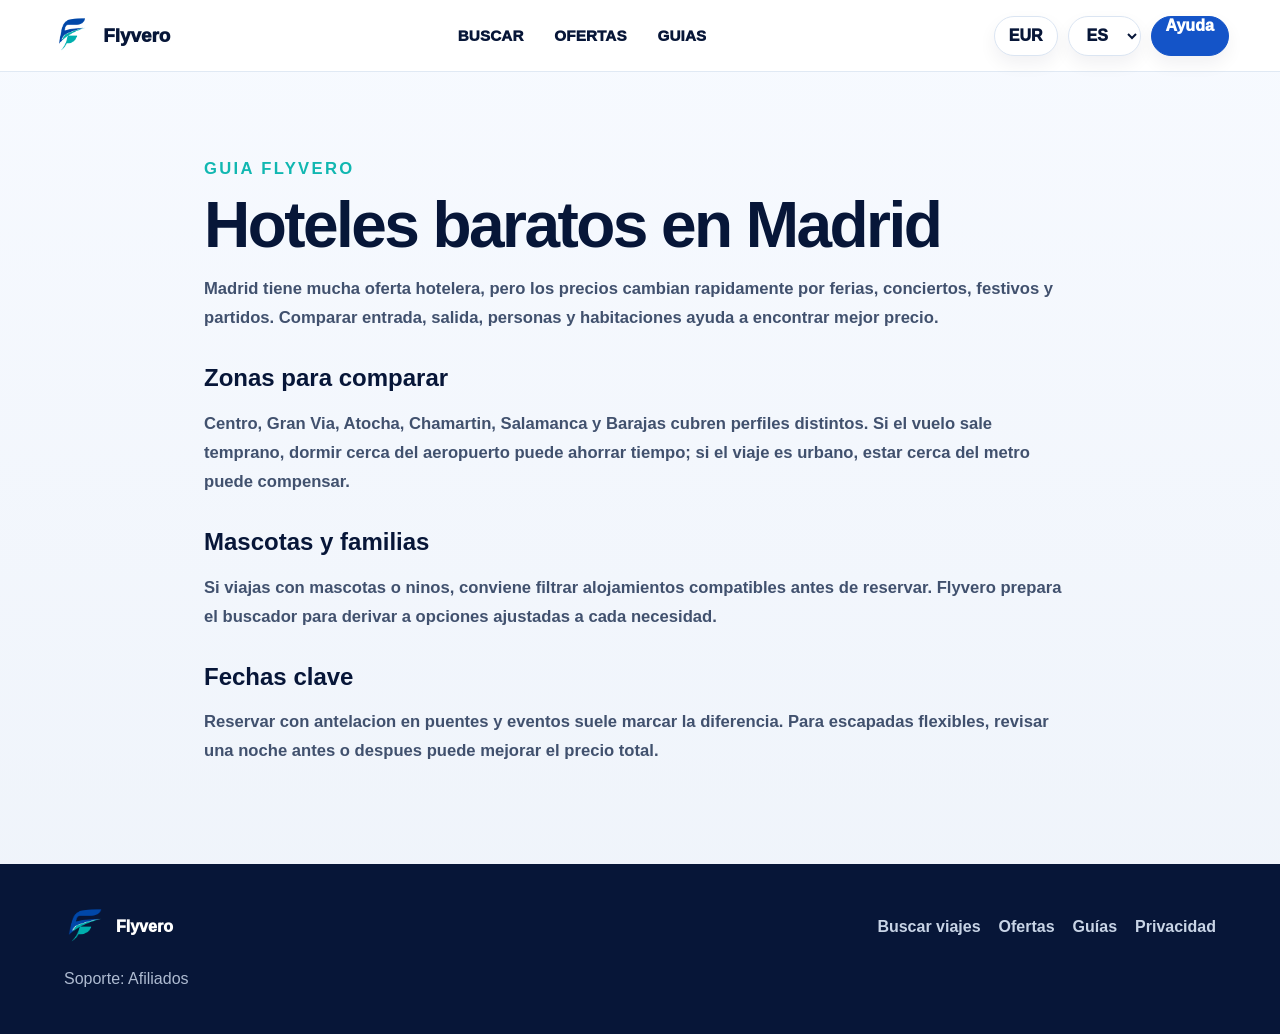
<file: Web Vuelos, coches, hoteles/guias/hoteles-baratos-madrid.html>
﻿<!doctype html>
<html lang="es">
<head>
  <meta charset="utf-8" />
  <meta name="viewport" content="width=device-width, initial-scale=1" />
  <meta name="description" content="Consejos para encontrar hoteles baratos en Madrid por zonas, fechas, habitaciones y servicios." />
  <meta name="robots" content="index, follow, max-image-preview:large" />
  <meta name="theme-color" content="#1454c8" />
  <link rel="canonical" href="https://www.flyvero.es/guias/hoteles-baratos-madrid" />
  <meta property="og:locale" content="es_ES" />
  <meta property="og:type" content="article" />
  <meta property="og:site_name" content="Flyvero" />
  <meta property="og:title" content="Hoteles baratos en Madrid | Flyvero" />
  <meta property="og:description" content="Guia para elegir hotel en Madrid segun zona, precio y fechas." />
  <meta property="og:url" content="https://www.flyvero.es/guias/hoteles-baratos-madrid" />
  <title>Hoteles baratos en Madrid | Flyvero</title>
  <link rel="icon" href="../assets/flyvero-mark.png" type="image/png" />
  <link rel="stylesheet" href="../styles.css" />
  <script nowprocket data-noptimize="1" data-cfasync="false" data-wpfc-render="false" seraph-accel-crit="1" data-no-defer="1">
    (function () {
      var script = document.createElement("script");
      script.async = 1;
      script.src = "https://emrldtp.cc/NTQ1NDkx.js?t=545491";
      document.head.appendChild(script);
    })();
  </script>
</head>
<body class="legal-page guide-page">
  <header class="site-header"><a class="brand" href="../index.html" aria-label="Flyvero inicio"><img src="../assets/flyvero-mark.png" alt="" aria-hidden="true" /><span>Flyvero</span></a><nav class="main-nav" aria-label="Navegacion principal"><a href="../index.html">Buscar</a><a href="../results.html">Ofertas</a><a href="../index.html">Guias</a></nav><div class="header-actions"><button type="button" class="ghost-btn">EUR</button><select class="language-select" data-language-select aria-label="Idioma"><option value="es">ES</option><option value="en">EN</option><option value="fr">FR</option><option value="de">DE</option><option value="it">IT</option></select><a class="ghost-btn help-link" href="mailto:support@flyvero.es">Ayuda</a></div></header>
  <main class="legal-wrap guide-article">
    <p class="eyebrow dark">Guia Flyvero</p>
    <h1>Hoteles baratos en Madrid</h1>
    <p>Madrid tiene mucha oferta hotelera, pero los precios cambian rapidamente por ferias, conciertos, festivos y partidos. Comparar entrada, salida, personas y habitaciones ayuda a encontrar mejor precio.</p>
    <h2>Zonas para comparar</h2>
    <p>Centro, Gran Via, Atocha, Chamartin, Salamanca y Barajas cubren perfiles distintos. Si el vuelo sale temprano, dormir cerca del aeropuerto puede ahorrar tiempo; si el viaje es urbano, estar cerca del metro puede compensar.</p>
    <h2>Mascotas y familias</h2>
    <p>Si viajas con mascotas o ninos, conviene filtrar alojamientos compatibles antes de reservar. Flyvero prepara el buscador para derivar a opciones ajustadas a cada necesidad.</p>
    <h2>Fechas clave</h2>
    <p>Reservar con antelacion en puentes y eventos suele marcar la diferencia. Para escapadas flexibles, revisar una noche antes o despues puede mejorar el precio total.</p>
  </main>
  <footer class="site-footer"><div class="footer-brand"><img src="../assets/flyvero-mark.png" alt="" aria-hidden="true" /><span>Flyvero</span></div><div><a href="../privacidad.html">Privacidad</a><a href="../cookies.html">Cookies</a><a href="../afiliados.html">Afiliados</a><a href="../terminos.html">Terminos</a></div><p>Soporte: <a href="mailto:support@flyvero.es">support@flyvero.es</a></p></footer>
  <script src="../app.js"></script>
</body>
</html>
</file>
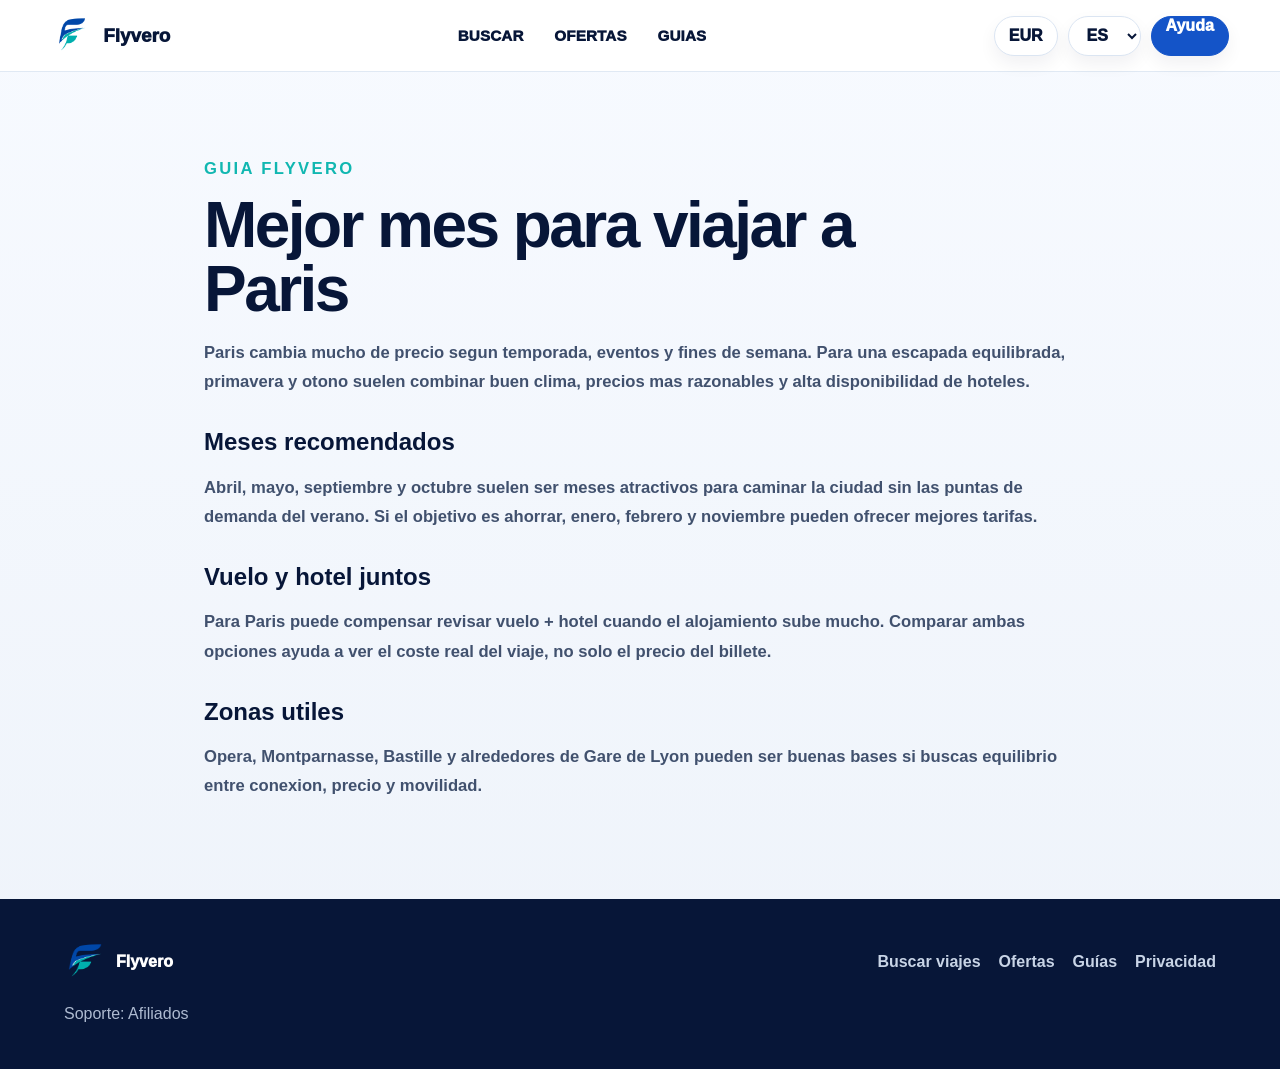
<file: Web Vuelos, coches, hoteles/guias/mejor-mes-viajar-paris.html>
﻿<!doctype html>
<html lang="es">
<head>
  <meta charset="utf-8" />
  <meta name="viewport" content="width=device-width, initial-scale=1" />
  <meta name="description" content="Mejor mes para viajar a Paris: clima, precios, demanda hotelera y consejos para reservar vuelo y hotel." />
  <meta name="robots" content="index, follow, max-image-preview:large" />
  <meta name="theme-color" content="#1454c8" />
  <link rel="canonical" href="https://www.flyvero.es/guias/mejor-mes-viajar-paris" />
  <meta property="og:locale" content="es_ES" />
  <meta property="og:type" content="article" />
  <meta property="og:site_name" content="Flyvero" />
  <meta property="og:title" content="Mejor mes para viajar a Paris | Flyvero" />
  <meta property="og:description" content="Guia para elegir fechas, vuelos y hoteles en Paris segun clima, precio y demanda." />
  <meta property="og:url" content="https://www.flyvero.es/guias/mejor-mes-viajar-paris" />
  <title>Mejor mes para viajar a Paris | Flyvero</title>
  <link rel="icon" href="../assets/flyvero-mark.png" type="image/png" />
  <link rel="stylesheet" href="../styles.css" />
  <script nowprocket data-noptimize="1" data-cfasync="false" data-wpfc-render="false" seraph-accel-crit="1" data-no-defer="1">
    (function () {
      var script = document.createElement("script");
      script.async = 1;
      script.src = "https://emrldtp.cc/NTQ1NDkx.js?t=545491";
      document.head.appendChild(script);
    })();
  </script>
</head>
<body class="legal-page guide-page">
  <header class="site-header"><a class="brand" href="../index.html" aria-label="Flyvero inicio"><img src="../assets/flyvero-mark.png" alt="" aria-hidden="true" /><span>Flyvero</span></a><nav class="main-nav" aria-label="Navegacion principal"><a href="../index.html">Buscar</a><a href="../results.html">Ofertas</a><a href="../index.html">Guias</a></nav><div class="header-actions"><button type="button" class="ghost-btn">EUR</button><select class="language-select" data-language-select aria-label="Idioma"><option value="es">ES</option><option value="en">EN</option><option value="fr">FR</option><option value="de">DE</option><option value="it">IT</option></select><a class="ghost-btn help-link" href="mailto:support@flyvero.es">Ayuda</a></div></header>
  <main class="legal-wrap guide-article">
    <p class="eyebrow dark">Guia Flyvero</p>
    <h1>Mejor mes para viajar a Paris</h1>
    <p>Paris cambia mucho de precio segun temporada, eventos y fines de semana. Para una escapada equilibrada, primavera y otono suelen combinar buen clima, precios mas razonables y alta disponibilidad de hoteles.</p>
    <h2>Meses recomendados</h2>
    <p>Abril, mayo, septiembre y octubre suelen ser meses atractivos para caminar la ciudad sin las puntas de demanda del verano. Si el objetivo es ahorrar, enero, febrero y noviembre pueden ofrecer mejores tarifas.</p>
    <h2>Vuelo y hotel juntos</h2>
    <p>Para Paris puede compensar revisar vuelo + hotel cuando el alojamiento sube mucho. Comparar ambas opciones ayuda a ver el coste real del viaje, no solo el precio del billete.</p>
    <h2>Zonas utiles</h2>
    <p>Opera, Montparnasse, Bastille y alrededores de Gare de Lyon pueden ser buenas bases si buscas equilibrio entre conexion, precio y movilidad.</p>
  </main>
  <footer class="site-footer"><div class="footer-brand"><img src="../assets/flyvero-mark.png" alt="" aria-hidden="true" /><span>Flyvero</span></div><div><a href="../privacidad.html">Privacidad</a><a href="../cookies.html">Cookies</a><a href="../afiliados.html">Afiliados</a><a href="../terminos.html">Terminos</a></div><p>Soporte: <a href="mailto:support@flyvero.es">support@flyvero.es</a></p></footer>
  <script src="../app.js"></script>
</body>
</html>
</file>
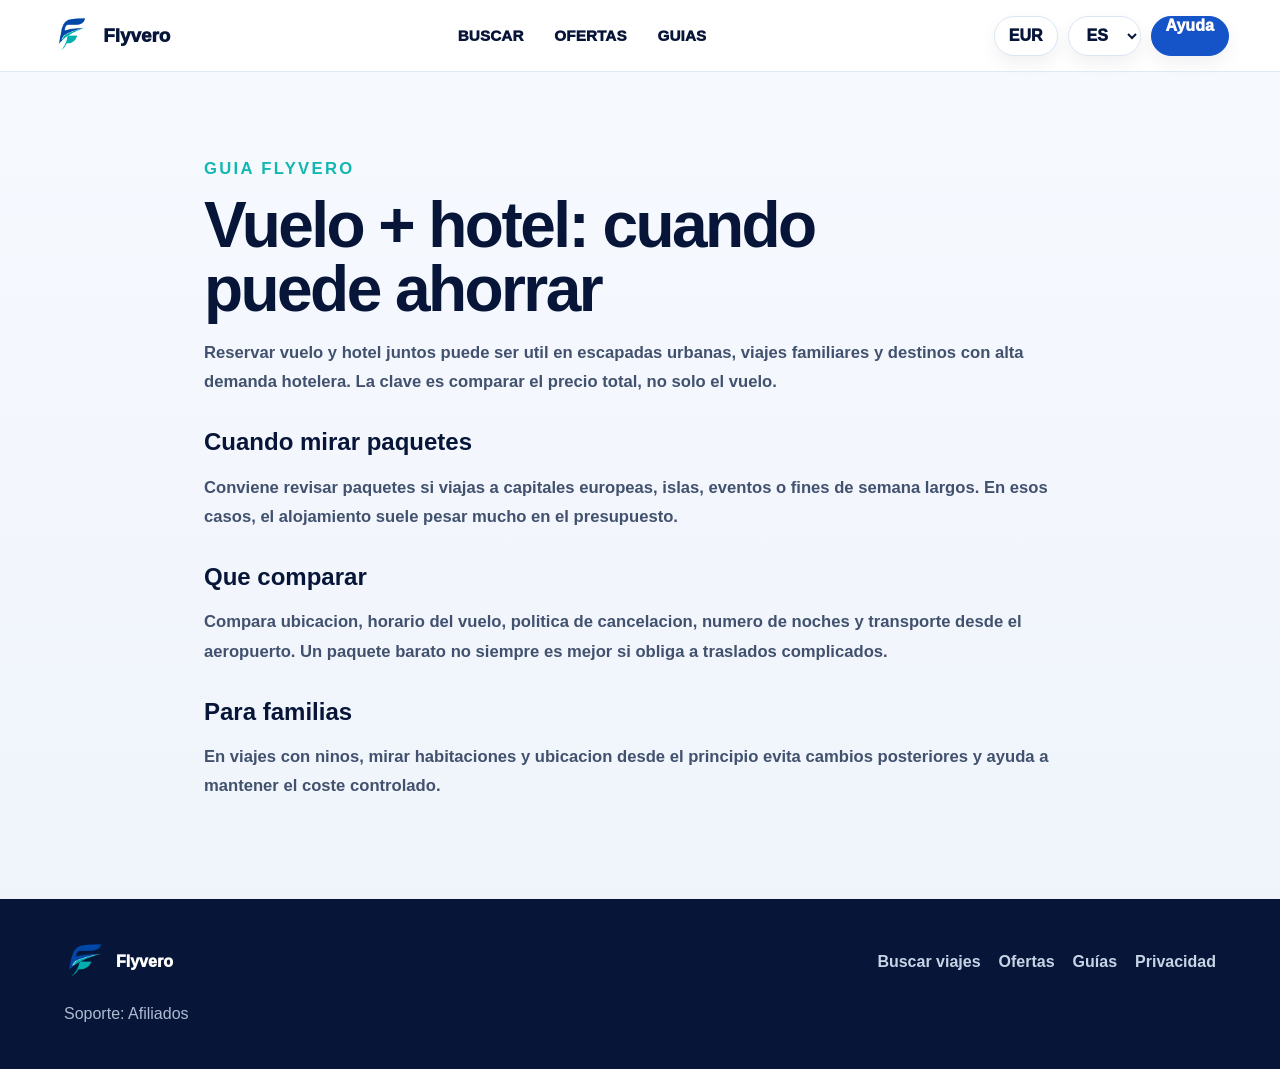
<file: Web Vuelos, coches, hoteles/guias/vuelo-hotel-ahorrar.html>
﻿<!doctype html>
<html lang="es">
<head>
  <meta charset="utf-8" />
  <meta name="viewport" content="width=device-width, initial-scale=1" />
  <meta name="description" content="Cuando conviene reservar vuelo mas hotel y como comparar paquetes para ahorrar en escapadas y vacaciones." />
  <meta name="robots" content="index, follow, max-image-preview:large" />
  <meta name="theme-color" content="#1454c8" />
  <link rel="canonical" href="https://www.flyvero.es/guias/vuelo-hotel-ahorrar" />
  <meta property="og:locale" content="es_ES" />
  <meta property="og:type" content="article" />
  <meta property="og:site_name" content="Flyvero" />
  <meta property="og:title" content="Vuelo + hotel: cuando ahorrar | Flyvero" />
  <meta property="og:description" content="Guia para comparar paquetes de vuelo y hotel frente a reservas separadas." />
  <meta property="og:url" content="https://www.flyvero.es/guias/vuelo-hotel-ahorrar" />
  <title>Vuelo + hotel: cuando ahorrar | Flyvero</title>
  <link rel="icon" href="../assets/flyvero-mark.png" type="image/png" />
  <link rel="stylesheet" href="../styles.css" />
  <script nowprocket data-noptimize="1" data-cfasync="false" data-wpfc-render="false" seraph-accel-crit="1" data-no-defer="1">
    (function () {
      var script = document.createElement("script");
      script.async = 1;
      script.src = "https://emrldtp.cc/NTQ1NDkx.js?t=545491";
      document.head.appendChild(script);
    })();
  </script>
</head>
<body class="legal-page guide-page">
  <header class="site-header"><a class="brand" href="../index.html" aria-label="Flyvero inicio"><img src="../assets/flyvero-mark.png" alt="" aria-hidden="true" /><span>Flyvero</span></a><nav class="main-nav" aria-label="Navegacion principal"><a href="../index.html">Buscar</a><a href="../results.html">Ofertas</a><a href="../index.html">Guias</a></nav><div class="header-actions"><button type="button" class="ghost-btn">EUR</button><select class="language-select" data-language-select aria-label="Idioma"><option value="es">ES</option><option value="en">EN</option><option value="fr">FR</option><option value="de">DE</option><option value="it">IT</option></select><a class="ghost-btn help-link" href="mailto:support@flyvero.es">Ayuda</a></div></header>
  <main class="legal-wrap guide-article">
    <p class="eyebrow dark">Guia Flyvero</p>
    <h1>Vuelo + hotel: cuando puede ahorrar</h1>
    <p>Reservar vuelo y hotel juntos puede ser util en escapadas urbanas, viajes familiares y destinos con alta demanda hotelera. La clave es comparar el precio total, no solo el vuelo.</p>
    <h2>Cuando mirar paquetes</h2>
    <p>Conviene revisar paquetes si viajas a capitales europeas, islas, eventos o fines de semana largos. En esos casos, el alojamiento suele pesar mucho en el presupuesto.</p>
    <h2>Que comparar</h2>
    <p>Compara ubicacion, horario del vuelo, politica de cancelacion, numero de noches y transporte desde el aeropuerto. Un paquete barato no siempre es mejor si obliga a traslados complicados.</p>
    <h2>Para familias</h2>
    <p>En viajes con ninos, mirar habitaciones y ubicacion desde el principio evita cambios posteriores y ayuda a mantener el coste controlado.</p>
  </main>
  <footer class="site-footer"><div class="footer-brand"><img src="../assets/flyvero-mark.png" alt="" aria-hidden="true" /><span>Flyvero</span></div><div><a href="../privacidad.html">Privacidad</a><a href="../cookies.html">Cookies</a><a href="../afiliados.html">Afiliados</a><a href="../terminos.html">Terminos</a></div><p>Soporte: <a href="mailto:support@flyvero.es">support@flyvero.es</a></p></footer>
  <script src="../app.js"></script>
</body>
</html>
</file>
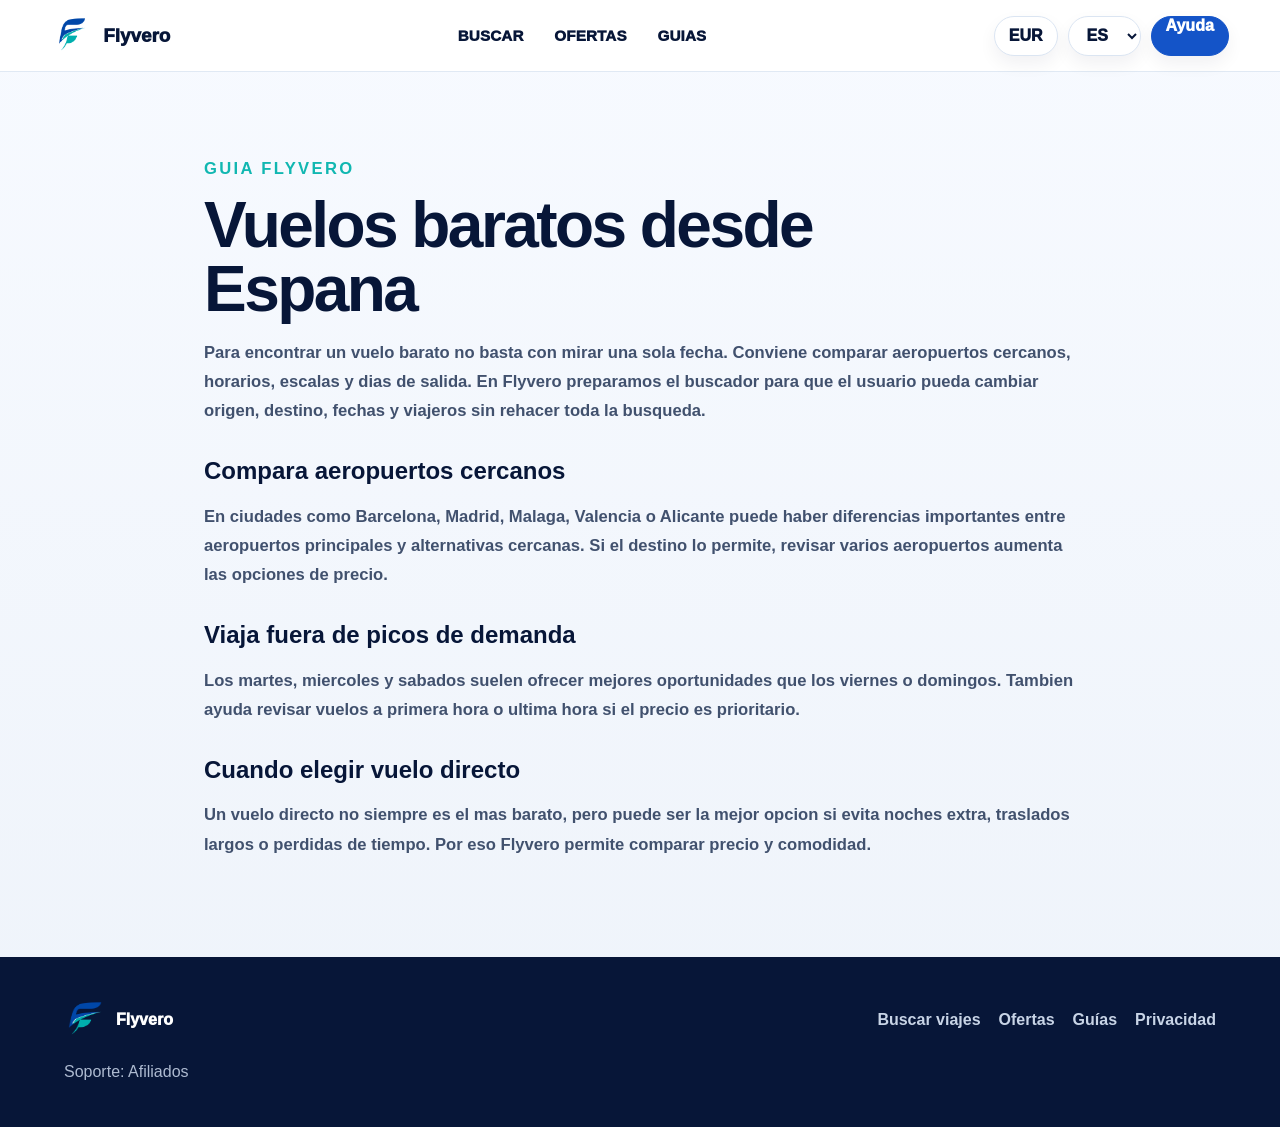
<file: Web Vuelos, coches, hoteles/guias/vuelos-baratos-desde-espana.html>
﻿<!doctype html>
<html lang="es">
<head>
  <meta charset="utf-8" />
  <meta name="viewport" content="width=device-width, initial-scale=1" />
  <meta name="description" content="Guia Flyvero para encontrar vuelos baratos desde Espana comparando aeropuertos, fechas, horarios y vuelos directos." />
  <meta name="robots" content="index, follow, max-image-preview:large" />
  <meta name="theme-color" content="#1454c8" />
  <link rel="canonical" href="https://www.flyvero.es/guias/vuelos-baratos-desde-espana" />
  <meta property="og:locale" content="es_ES" />
  <meta property="og:type" content="article" />
  <meta property="og:site_name" content="Flyvero" />
  <meta property="og:title" content="Vuelos baratos desde Espana | Flyvero" />
  <meta property="og:description" content="Consejos para ahorrar en vuelos desde Espana con fechas flexibles, aeropuertos cercanos y vuelos directos." />
  <meta property="og:url" content="https://www.flyvero.es/guias/vuelos-baratos-desde-espana" />
  <title>Vuelos baratos desde Espana | Flyvero</title>
  <link rel="icon" href="../assets/flyvero-mark.png" type="image/png" />
  <link rel="stylesheet" href="../styles.css" />
  <script nowprocket data-noptimize="1" data-cfasync="false" data-wpfc-render="false" seraph-accel-crit="1" data-no-defer="1">
    (function () {
      var script = document.createElement("script");
      script.async = 1;
      script.src = "https://emrldtp.cc/NTQ1NDkx.js?t=545491";
      document.head.appendChild(script);
    })();
  </script>
</head>
<body class="legal-page guide-page">
  <header class="site-header">
    <a class="brand" href="../index.html" aria-label="Flyvero inicio"><img src="../assets/flyvero-mark.png" alt="" aria-hidden="true" /><span>Flyvero</span></a>
    <nav class="main-nav" aria-label="Navegacion principal"><a href="../index.html">Buscar</a><a href="../results.html">Ofertas</a><a href="../index.html">Guias</a></nav>
    <div class="header-actions"><button type="button" class="ghost-btn">EUR</button><select class="language-select" data-language-select aria-label="Idioma"><option value="es">ES</option><option value="en">EN</option><option value="fr">FR</option><option value="de">DE</option><option value="it">IT</option></select><a class="ghost-btn help-link" href="mailto:support@flyvero.es">Ayuda</a></div>
  </header>
  <main class="legal-wrap guide-article">
    <p class="eyebrow dark">Guia Flyvero</p>
    <h1>Vuelos baratos desde Espana</h1>
    <p>Para encontrar un vuelo barato no basta con mirar una sola fecha. Conviene comparar aeropuertos cercanos, horarios, escalas y dias de salida. En Flyvero preparamos el buscador para que el usuario pueda cambiar origen, destino, fechas y viajeros sin rehacer toda la busqueda.</p>
    <h2>Compara aeropuertos cercanos</h2>
    <p>En ciudades como Barcelona, Madrid, Malaga, Valencia o Alicante puede haber diferencias importantes entre aeropuertos principales y alternativas cercanas. Si el destino lo permite, revisar varios aeropuertos aumenta las opciones de precio.</p>
    <h2>Viaja fuera de picos de demanda</h2>
    <p>Los martes, miercoles y sabados suelen ofrecer mejores oportunidades que los viernes o domingos. Tambien ayuda revisar vuelos a primera hora o ultima hora si el precio es prioritario.</p>
    <h2>Cuando elegir vuelo directo</h2>
    <p>Un vuelo directo no siempre es el mas barato, pero puede ser la mejor opcion si evita noches extra, traslados largos o perdidas de tiempo. Por eso Flyvero permite comparar precio y comodidad.</p>
  </main>
  <footer class="site-footer"><div class="footer-brand"><img src="../assets/flyvero-mark.png" alt="" aria-hidden="true" /><span>Flyvero</span></div><div><a href="../privacidad.html">Privacidad</a><a href="../cookies.html">Cookies</a><a href="../afiliados.html">Afiliados</a><a href="../terminos.html">Terminos</a></div><p>Soporte: <a href="mailto:support@flyvero.es">support@flyvero.es</a></p></footer>
  <script src="../app.js"></script>
</body>
</html>
</file>
<file: Web Vuelos, coches, hoteles/styles.css>
﻿:root{
  --navy:#071638;
  --brand:#1454c8;
  --brand-dark:#0b3f9e;
  --teal:#11b7b1;
  --yellow:#f7c80e;
  --paper:#f3f6fb;
  --text:#101827;
  --muted:#61708b;
  --line:#dbe5f2;
  --soft:#f7faff;
  --shadow:0 24px 70px rgba(7,22,56,.18);
}

/* Device final pass: this is the mobile/tablet source of truth */
@media(max-width:900px){
  html,
  body{
    width:100%;
    max-width:100%;
    overflow-x:hidden!important;
  }

  .site-header{
    grid-template-columns:1fr auto!important;
    align-items:center!important;
    gap:8px!important;
    padding:10px 14px!important;
  }

  .brand{
    min-width:0!important;
  }

  .brand img{
    width:34px!important;
    height:34px!important;
  }

  .brand span{
    font-size:1rem!important;
  }

  .header-actions{
    justify-self:end!important;
    gap:6px!important;
  }

  .header-actions .ghost-btn:first-child{
    display:none!important;
  }

  .main-nav{
    grid-column:1/-1!important;
    order:3!important;
    justify-content:flex-start!important;
    gap:18px!important;
    overflow-x:auto!important;
    padding:6px 0 2px!important;
    font-size:.82rem!important;
    scrollbar-width:none!important;
  }

  .main-nav::-webkit-scrollbar{
    display:none!important;
  }
}

@media(max-width:760px){
  body:not(.results-page-body) .hero,
  .results-page-body .results-hero{
    min-height:auto!important;
    padding:96px 12px 34px!important;
    overflow:visible!important;
  }

  body:not(.results-page-body) .search-card,
  .results-page-body .results-search-card{
    width:100%!important;
    max-width:560px!important;
    margin:0 auto!important;
    padding:0!important;
    border:0!important;
    background:transparent!important;
    box-shadow:none!important;
  }

  body:not(.results-page-body) .product-tabs,
  .results-page-body .results-search-card .product-tabs{
    display:flex!important;
    width:100%!important;
    margin:0 0 12px!important;
    padding:0 0 2px!important;
    gap:8px!important;
    overflow-x:auto!important;
    justify-content:flex-start!important;
    scrollbar-width:none!important;
  }

  body:not(.results-page-body) .product-tabs::-webkit-scrollbar,
  .results-page-body .results-search-card .product-tabs::-webkit-scrollbar{
    display:none!important;
  }

  body:not(.results-page-body) .product-tab,
  .results-page-body .results-search-card .product-tab{
    flex:0 0 auto!important;
    width:auto!important;
    min-width:auto!important;
    height:40px!important;
    padding:0 18px!important;
    border:1px solid rgba(255,255,255,.62)!important;
    border-radius:999px!important;
    background:rgba(255,255,255,.14)!important;
    color:#fff!important;
    box-shadow:none!important;
    font-size:.92rem!important;
    white-space:nowrap!important;
  }

  body:not(.results-page-body) .product-tab.active,
  .results-page-body .results-search-card .product-tab.active{
    background:#fff!important;
    color:var(--navy)!important;
  }

  .trip-form,
  .trip-form.is-hotel,
  .trip-form.is-car,
  .trip-form.is-car:not(.is-different-office),
  .trip-form.is-car.is-different-office,
  .trip-form.is-package,
  .trip-form:not(.is-hotel):not(.is-car):not(.is-package):not(.is-multi),
  .results-page-body .results-search-card .trip-form,
  .results-page-body .results-search-card .trip-form.is-hotel,
  .results-page-body .results-search-card .trip-form.is-car,
  .results-page-body .results-search-card .trip-form.is-car:not(.is-different-office),
  .results-page-body .results-search-card .trip-form.is-car.is-different-office,
  .results-page-body .results-search-card .trip-form.is-package,
  .results-page-body .results-search-card .trip-form:not(.is-hotel):not(.is-car):not(.is-package):not(.is-multi){
    display:grid!important;
    grid-template-columns:1fr 1fr!important;
    grid-template-areas:
      "options options"
      "origin origin"
      "swap swap"
      "destination destination"
      "date travelers"
      "extras extras"
      "search search"
      "carline carline"!important;
    gap:0!important;
    margin:0!important;
    padding:0!important;
    border:0!important;
    border-radius:0!important;
    background:transparent!important;
    box-shadow:none!important;
    overflow:visible!important;
  }

  .trip-form.is-hotel,
  .results-page-body .results-search-card .trip-form.is-hotel{
    grid-template-areas:
      "destination destination"
      "date travelers"
      "search search"!important;
  }

  .trip-form.is-car:not(.is-different-office),
  .results-page-body .results-search-card .trip-form.is-car:not(.is-different-office){
    grid-template-areas:
      "origin origin"
      "date travelers"
      "extras extras"
      "search search"
      "carline carline"!important;
  }

  .trip-options,
  .trip-form:not(.is-hotel):not(.is-car):not(.is-package):not(.is-multi) .trip-options,
  .results-page-body .results-search-card .trip-form:not(.is-hotel):not(.is-car):not(.is-package):not(.is-multi) .trip-options{
    grid-area:options!important;
    display:grid!important;
    grid-template-columns:1fr 1fr!important;
    gap:10px!important;
    width:100%!important;
    margin:0 0 10px!important;
    padding:0!important;
    border:0!important;
    border-radius:0!important;
    background:transparent!important;
    box-shadow:none!important;
    position:static!important;
  }

  .trip-form .trip-options .trip-type-trigger,
  .trip-form .trip-options .direct-option,
  .results-page-body .results-search-card .trip-form .trip-options .trip-type-trigger,
  .results-page-body .results-search-card .trip-form .trip-options .direct-option{
    height:42px!important;
    width:100%!important;
    min-width:0!important;
    display:inline-flex!important;
    align-items:center!important;
    justify-content:center!important;
    gap:9px!important;
    padding:0 10px!important;
    border:1px solid rgba(219,229,242,.95)!important;
    border-radius:999px!important;
    background:#fff!important;
    color:var(--navy)!important;
    box-shadow:0 10px 24px rgba(7,22,56,.14)!important;
    overflow:hidden!important;
    font-size:.92rem!important;
  }

  .trip-form .trip-options .trip-type-trigger *,
  .trip-form .trip-options .direct-option,
  .results-page-body .results-search-card .trip-form .trip-options .trip-type-trigger *,
  .results-page-body .results-search-card .trip-form .trip-options .direct-option{
    color:var(--navy)!important;
  }

  .trip-form .trip-options .trip-type-trigger span{
    flex:0 0 24px!important;
    width:24px!important;
    height:24px!important;
    background:#eaf2ff!important;
    color:var(--brand)!important;
  }

  .trip-form .trip-options .direct-option input{
    flex:0 0 18px!important;
    width:18px!important;
    height:18px!important;
    accent-color:var(--brand)!important;
  }

  .input-group,
  .results-page-body .results-search-card .input-group{
    min-height:66px!important;
    padding:11px 16px!important;
    background:#fff!important;
    border:0!important;
    border-bottom:2px solid #071d3a!important;
    border-radius:0!important;
  }

  .origin-wrap{
    border-radius:16px 16px 0 0!important;
  }

  .destination-wrap{
    border-radius:0!important;
  }

  .date-wrap{
    border-right:2px solid #071d3a!important;
    border-bottom:0!important;
    border-radius:0 0 0 16px!important;
  }

  .travelers-wrap{
    border-bottom:0!important;
    border-radius:0 0 16px 0!important;
  }

  .trip-form.is-hotel .destination-wrap,
  .results-page-body .results-search-card .trip-form.is-hotel .destination-wrap{
    border-radius:16px 16px 0 0!important;
  }

  .input-group label{
    margin:0 0 5px!important;
    color:var(--muted)!important;
    font-size:.78rem!important;
    line-height:1.1!important;
  }

  .input-group input,
  .date-trigger strong,
  .traveler-trigger strong{
    color:var(--text)!important;
    font-size:1rem!important;
    font-weight:850!important;
  }

  .date-trigger,
  .traveler-trigger{
    min-height:34px!important;
    gap:3px!important;
  }

  .swap-btn{
    grid-area:swap!important;
    display:grid!important;
    place-items:center!important;
    width:48px!important;
    height:48px!important;
    min-width:48px!important;
    justify-self:end!important;
    margin:-24px 18px -24px 0!important;
    position:relative!important;
    z-index:8!important;
    border:3px solid #071d3a!important;
    border-radius:50%!important;
    background:#fff!important;
    color:var(--navy)!important;
    box-shadow:0 10px 20px rgba(7,22,56,.22)!important;
  }

  .trip-form.is-hotel .swap-btn,
  .results-page-body .results-search-card .trip-form.is-hotel .swap-btn,
  .trip-form.is-car:not(.is-different-office) .swap-btn,
  .results-page-body .results-search-card .trip-form.is-car:not(.is-different-office) .swap-btn{
    display:none!important;
  }

  .search-btn,
  .results-page-body .results-search-card .search-btn{
    width:100%!important;
    min-height:56px!important;
    margin:14px 0 0!important;
    border-radius:14px!important;
    background:#1167e8!important;
    color:#fff!important;
    box-shadow:none!important;
    font-size:1rem!important;
  }

  .trip-form.is-car .product-extra-options,
  .results-page-body .results-search-card .trip-form.is-car .product-extra-options{
    display:grid!important;
    grid-template-columns:1fr!important;
    gap:10px!important;
    margin:10px 0 0!important;
    padding:0!important;
    min-height:0!important;
    background:transparent!important;
    border:0!important;
  }

  .trip-form.is-car .car-time-title{
    display:none!important;
  }

  .trip-form.is-car .car-time-row{
    display:grid!important;
    grid-template-columns:1fr 1fr!important;
    gap:10px!important;
    width:100%!important;
  }

  .trip-form.is-car .return-office-toggle{
    position:static!important;
    display:inline-flex!important;
    align-items:center!important;
    width:max-content!important;
    max-width:100%!important;
    margin:2px 0 0!important;
    color:#fff!important;
    border:0!important;
    background:transparent!important;
    box-shadow:none!important;
    padding:0!important;
    text-shadow:0 1px 8px rgba(0,0,0,.28)!important;
  }

  .calendar-panel,
  .traveler-panel,
  .suggest-panel,
  .trip-type-panel{
    position:fixed!important;
    left:0!important;
    right:0!important;
    top:auto!important;
    bottom:0!important;
    width:100%!important;
    max-width:none!important;
    max-height:72dvh!important;
    border:0!important;
    border-radius:24px 24px 0 0!important;
    background:#fff!important;
    color:var(--text)!important;
    box-shadow:0 -18px 48px rgba(7,22,56,.28)!important;
    overflow:auto!important;
    overscroll-behavior:contain!important;
    z-index:2400!important;
    opacity:1!important;
    filter:none!important;
  }

  .calendar-panel{
    max-height:calc(100dvh - 16px)!important;
  }

  .suggest-panel::before,
  .traveler-panel::before,
  .trip-type-panel::before{
    content:"";
    position:sticky;
    top:0;
    z-index:2;
    display:block;
    width:42px;
    height:5px;
    margin:10px auto 2px;
    border-radius:999px;
    background:#c9d3e1;
  }

  .suggest-head{
    position:sticky!important;
    top:17px!important;
    z-index:3!important;
    background:#fff!important;
  }

  body.flyvero-overlay-open::before{
    background:rgba(8,16,36,.34)!important;
    backdrop-filter:none!important;
  }

  .results-page-body .results-title h1{
    max-width:360px!important;
    font-size:clamp(32px,9vw,42px)!important;
    line-height:1.04!important;
    letter-spacing:-.02em!important;
    margin:0 0 10px!important;
    overflow:visible!important;
  }
}

@media(max-width:430px){
  .trip-form.is-car .car-time-row{
    grid-template-columns:1fr 1fr!important;
  }

  .trip-form .trip-options .trip-type-trigger,
  .trip-form .trip-options .direct-option{
    font-size:.86rem!important;
    padding:0 8px!important;
  }
}
*{box-sizing:border-box}
html{scroll-behavior:smooth}
body{margin:0;background:var(--paper);color:var(--text);font-family:Inter,Segoe UI,Roboto,Arial,sans-serif;overflow-x:hidden}
button,input,select{font:inherit}
button{cursor:pointer}
a{text-decoration:none;color:inherit}
[hidden]{display:none!important}
.field-hidden{display:none!important}

.site-header{position:sticky;top:0;z-index:120;height:72px;padding:0 clamp(16px,4vw,64px);display:grid;grid-template-columns:auto 1fr auto;align-items:center;gap:22px;background:rgba(255,255,255,.94);backdrop-filter:blur(16px);border-bottom:1px solid rgba(219,229,242,.85)}
.brand{display:inline-flex;align-items:center;gap:10px;min-width:max-content;color:var(--navy);font-weight:950;font-size:1.18rem}
.brand img{width:42px;height:42px;object-fit:contain;display:block}
.main-nav{justify-self:center;display:flex;align-items:center;gap:clamp(14px,2.4vw,34px);color:var(--navy);font-size:.95rem;font-weight:950;text-transform:uppercase;letter-spacing:.01em}
.main-nav a{white-space:nowrap}
.main-nav a:hover{color:var(--brand)}
.header-actions{justify-self:end;display:flex;align-items:center;gap:10px}
.ghost-btn,.language-select{height:40px;border:1px solid var(--line);border-radius:999px;background:#fff;color:var(--navy);padding:0 14px;font-weight:950;box-shadow:0 8px 18px rgba(7,22,56,.06)}
.header-actions .ghost-btn:last-child{background:var(--brand);border-color:var(--brand);color:#fff}

.hero{position:relative;min-height:720px;padding:118px clamp(16px,5vw,72px) 70px;display:flex;align-items:flex-end;overflow:hidden;background:#081633}
.hero-bg{position:absolute;inset:0;width:100%;height:100%;object-fit:cover;object-position:center;filter:saturate(1.05)}
.hero-shade{position:absolute;inset:0;background:linear-gradient(90deg,rgba(7,18,45,.94),rgba(18,84,200,.52) 54%,rgba(17,183,177,.18))}
.plane{position:absolute;right:7%;top:15%;width:112px;opacity:.9;filter:drop-shadow(0 20px 28px rgba(0,0,0,.32));animation:floatPlane 8s ease-in-out infinite}
@keyframes floatPlane{50%{transform:translate(-22px,16px)}}
.hero-content{position:relative;z-index:2;width:100%;max-width:1500px;margin:0 auto}
.eyebrow{margin:0 0 10px;color:#9df6ff;text-transform:uppercase;letter-spacing:.14em;font-size:.78rem;font-weight:950}
.eyebrow.dark{color:var(--teal)}
h1{margin:0 0 16px;color:#fff;font-size:clamp(42px,5.5vw,76px);line-height:1;letter-spacing:-.04em;max-width:740px}
.hero-copy{margin:0 0 18px;max-width:660px;color:#e9f0fb;font-size:1.14rem;line-height:1.55;font-weight:650}
.hero-highlights{display:flex;gap:10px;flex-wrap:wrap;margin-bottom:22px}
.hero-highlights span{background:rgba(255,255,255,.14);border:1px solid rgba(255,255,255,.26);color:#fff;border-radius:999px;padding:10px 14px;font-weight:900;backdrop-filter:blur(8px)}

.search-card{position:relative;width:min(1500px,100%);margin:0 auto;background:rgba(255,255,255,.98);border:1px solid rgba(219,229,242,.95);border-radius:34px;padding:28px;box-shadow:var(--shadow);overflow:visible;color:var(--text)}
.product-tabs{display:flex;justify-content:center;gap:14px;flex-wrap:wrap;margin:-84px auto 26px;position:relative;z-index:3}
.product-tab{height:54px;min-width:160px;padding:0 28px;border:0;border-radius:999px;background:#fff;color:#071638;font-weight:950;font-size:1rem;box-shadow:0 16px 34px rgba(0,0,0,.18)}
.product-tab.active{background:var(--brand);color:#fff}
.product-tab:hover{transform:translateY(-1px)}

.trip-form{position:relative;display:grid;grid-template-columns:minmax(190px,1fr) 58px minmax(190px,1fr) minmax(250px,1.12fr) minmax(210px,.85fr) minmax(180px,.62fr);grid-template-areas:"options options options options options options" "origin swap destination date travelers search";gap:0;align-items:stretch;background:#fff;border:1px solid var(--line);border-radius:30px;overflow:visible}
.trip-options{grid-area:options;display:flex;align-items:center;gap:12px;padding:14px 18px;border-bottom:1px solid var(--line);background:var(--soft);border-radius:30px 30px 0 0}
.trip-type-trigger,.direct-option{height:44px;display:inline-flex;align-items:center;gap:10px;border:1px solid var(--line);background:#fff;border-radius:999px;padding:0 18px;color:var(--navy);font-weight:950;white-space:nowrap}
.trip-type-trigger span{width:24px;height:24px;border-radius:50%;background:#eaf2ff;color:var(--brand);display:grid;place-items:center;font-size:.78rem}
.direct-option input{width:18px;height:18px;margin:0;accent-color:var(--brand)}
.origin-wrap{grid-area:origin}.swap-btn{grid-area:swap}.destination-wrap{grid-area:destination}.date-wrap{grid-area:date}.travelers-wrap{grid-area:travelers}.search-btn{grid-area:search}.product-extra-options{grid-area:extras}.multi-city-panel{grid-area:multi}
.input-group{position:relative;min-width:0;display:flex;flex-direction:column;justify-content:center;padding:16px 22px;border-right:1px solid var(--line);min-height:96px;background:#fff}
.input-group label{display:block;margin:0 0 7px;color:var(--muted);font-size:.86rem;font-weight:950;line-height:1.15}
.input-group input,.date-trigger,.traveler-trigger{width:100%;min-width:0;border:0;background:#fff;color:var(--text);padding:0;outline:0;text-align:left;line-height:1.25}
.input-group input{font-size:1.06rem;height:34px;text-overflow:ellipsis}
.date-trigger,.traveler-trigger{display:grid;gap:6px;align-content:center;min-height:52px}
.date-trigger strong,.traveler-trigger strong{font-size:1.02rem;font-weight:950;white-space:nowrap;overflow:hidden;text-overflow:ellipsis}
.date-trigger span,.traveler-trigger span{color:var(--muted);font-weight:900;white-space:nowrap;overflow:hidden;text-overflow:ellipsis}
.swap-btn{align-self:stretch;width:auto;height:auto;margin:0;border:0;border-radius:0;background:var(--navy);color:#fff;font-size:1.25rem;font-weight:950}
.search-btn{align-self:center;justify-self:stretch;min-height:58px;margin:16px;border:0;border-radius:22px;background:var(--brand);color:#fff;font-weight:950;font-size:1rem;box-shadow:0 14px 30px rgba(20,84,200,.24);white-space:nowrap}
.search-btn:hover,.ghost-btn:hover{background:var(--brand-dark);color:#fff}

.trip-form.is-hotel{grid-template-columns:minmax(310px,1.25fr) minmax(270px,1fr) minmax(260px,.9fr) minmax(190px,.58fr);grid-template-areas:"destination date travelers search"}
.trip-form.is-hotel .trip-options,.trip-form.is-hotel .origin-wrap,.trip-form.is-hotel .swap-btn{display:none!important}
.trip-form.is-package{grid-template-columns:minmax(190px,1fr) 58px minmax(210px,1fr) minmax(255px,1.1fr) minmax(230px,.85fr) minmax(190px,.6fr);grid-template-areas:"origin swap destination date travelers search"}
.trip-form.is-package .trip-options{display:none!important}
.trip-form.is-car{grid-template-columns:minmax(270px,1.15fr) minmax(270px,1fr) minmax(230px,.82fr) minmax(210px,.72fr) minmax(170px,.56fr);grid-template-areas:"origin date extras travelers search" "carline carline carline carline carline"}
.trip-form.is-car .trip-options,.trip-form.is-car:not(.is-different-office) .destination-wrap,.trip-form.is-car:not(.is-different-office) .swap-btn{display:none!important}
.trip-form.is-car.is-different-office{grid-template-columns:minmax(220px,1fr) 56px minmax(220px,1fr) minmax(250px,1.05fr) minmax(260px,.95fr) minmax(190px,.7fr) minmax(165px,.54fr);grid-template-areas:"origin swap destination date extras travelers search" "carline carline carline carline carline carline carline"}
.trip-form.is-car.is-different-office .swap-btn,.trip-form.is-car.is-different-office .destination-wrap{display:flex!important}
.trip-form.is-car .product-extra-options{display:grid;grid-template-columns:1fr;gap:10px;align-items:center;padding:14px 16px;border-right:1px solid var(--line);background:#fff;min-height:96px}
.trip-form.is-car.is-different-office .product-extra-options{grid-template-columns:1fr 1fr}
.return-office-toggle{position:absolute;left:22px;top:calc(100% + 12px);display:inline-flex;align-items:center;gap:9px;color:var(--navy);font-weight:950;font-size:.92rem;white-space:nowrap;z-index:10;background:rgba(255,255,255,.94);border:1px solid rgba(219,229,242,.9);border-radius:999px;padding:8px 12px;box-shadow:0 12px 28px rgba(7,22,56,.18)}
.results-page-body .return-office-toggle{color:var(--navy)}
.return-office-toggle input{width:18px;height:18px;margin:0;accent-color:var(--brand)}
.extra-time{display:grid;grid-template-columns:1fr auto;gap:10px;align-items:center;min-height:52px;padding:10px 12px;border:1px solid var(--line);border-radius:15px;background:#fff;color:var(--navy);font-weight:950;line-height:1.15}
.extra-time select{min-width:80px;border:0;background:transparent;color:var(--navy);font-weight:950;outline:0;text-align:right}

.trip-form.is-multi{grid-template-columns:minmax(320px,1fr) minmax(220px,.72fr) minmax(190px,.58fr);grid-template-areas:"multi travelers search"}
.trip-form.is-multi .trip-options{grid-area:multi;border:0;border-radius:30px 0 0 30px;background:#fff;display:block;padding:16px 20px}
.trip-form.is-multi .origin-wrap,.trip-form.is-multi .destination-wrap,.trip-form.is-multi .date-wrap,.trip-form.is-multi .swap-btn{display:none!important}
.multi-city-panel{display:grid;gap:14px;padding:18px;border-top:1px solid var(--line);background:#fff}
.multi-flight-card{display:grid;gap:10px;border:1px solid var(--line);border-radius:18px;padding:14px;background:var(--soft)}
.multi-flight-card strong{color:var(--navy)}
.multi-flight-grid{display:grid;grid-template-columns:1fr 1fr 150px;gap:10px}
.multi-flight-grid input{height:48px;border:1px solid var(--line);border-radius:14px;padding:0 12px;background:#fff}
.add-flight-btn{height:48px;border:0;border-radius:14px;background:var(--navy);color:#fff;font-weight:950}

.suggest-panel,.traveler-panel,.trip-type-panel,.calendar-panel{z-index:300;background:#fff;border:1px solid var(--line);box-shadow:0 28px 80px rgba(7,22,56,.24)}
.suggest-panel{position:fixed;left:16px;top:120px;width:min(650px,calc(100vw - 32px));max-height:min(520px,calc(100vh - 140px));border-radius:22px;overflow:auto;overscroll-behavior:contain}
.suggest-head{padding:14px 16px;background:var(--soft);border-bottom:1px solid var(--line);display:grid;gap:3px;color:var(--navy)}
.suggest-head span{color:var(--muted);font-size:.82rem;font-weight:800}
.suggest-group-title{padding:13px 18px 8px;background:#fff;color:var(--navy);font-size:.88rem;font-weight:950}
.suggest-group + .suggest-group .suggest-group-title{border-top:1px solid var(--line)}
.suggest-empty{padding:18px;color:var(--muted);font-weight:850}
.suggest-item{width:100%;border:0;border-bottom:1px solid #eef3fb;background:#fff;padding:13px 15px;display:grid;grid-template-columns:1fr auto;gap:12px;align-items:center;text-align:left}
.suggest-item.airport-suggest,.suggest-item.place-suggest,.suggest-item.destination-suggest{grid-template-columns:1fr auto;padding:14px 18px}
.suggest-item:hover{background:#f2f7ff}
.airport-icon{height:42px;width:42px;border-radius:14px;background:linear-gradient(135deg,var(--brand),var(--teal));color:#fff;display:grid;place-items:center;font-weight:950}
.suggest-main{display:grid;gap:3px;min-width:0}.suggest-main strong{white-space:nowrap;overflow:hidden;text-overflow:ellipsis}.suggest-main span{color:var(--muted);font-size:.84rem;font-weight:800}.airport-code,.suggest-type{background:#eaf2ff;color:var(--brand);padding:7px 10px;border-radius:999px;font-weight:950;text-transform:capitalize;white-space:nowrap}
.destination-suggest .suggest-type{background:#e8fbfb;color:#087c78}

.trip-type-panel{position:absolute;left:0;top:calc(100% + 10px);width:min(360px,calc(100vw - 32px));border-radius:24px;overflow:hidden;padding:10px}
.trip-type-top{display:flex;align-items:center;gap:12px;padding:8px 10px 12px;color:var(--navy)}
.trip-type-top button{width:36px;height:36px;border:0;border-radius:50%;background:#eef3fb;font-weight:950}
.trip-type-option{width:100%;border:0;background:#fff;border-radius:16px;padding:14px;display:flex;align-items:center;gap:14px;text-align:left;color:var(--navy);font-weight:950}
.trip-type-option.active,.trip-type-option:hover{background:#eef5ff}
.trip-type-option span{width:32px;height:32px;border-radius:50%;display:grid;place-items:center;background:#eaf2ff;color:var(--brand)}

.traveler-panel{position:absolute;right:0;top:calc(100% + 10px);width:min(430px,calc(100vw - 32px));border-radius:24px;overflow:hidden}
.traveler-head{padding:18px 22px;color:var(--navy);font-size:1.05rem;font-weight:950;border-bottom:1px solid var(--line)}
.traveler-row{display:grid;grid-template-columns:1fr auto;gap:18px;align-items:center;padding:18px 22px;border-bottom:1px solid #eef3fb;background:#fff}
.traveler-row strong{display:block;color:var(--text);font-size:1rem}.traveler-row span{display:block;margin-top:4px;color:var(--muted);font-weight:800;font-size:.86rem}
.stepper{display:flex;align-items:center;gap:14px;color:var(--navy);font-weight:950;font-size:1.2rem}
.stepper button{width:44px;height:44px;border:1px solid #b9c8dc;border-radius:50%;background:#fff;color:var(--navy);font-size:1.35rem;line-height:1}
.stepper button:disabled{opacity:.38;background:#f1f4f8}
.traveler-select-row{display:grid;gap:8px;padding:18px 22px;color:var(--navy);font-weight:950}.traveler-select-row select{height:44px;border:1px solid var(--line);border-radius:12px;padding:0 12px;background:#fff}

.calendar-panel{position:fixed;left:50%;top:50%;transform:translate(-50%,-50%);width:min(1060px,calc(100vw - 48px));max-height:min(760px,calc(100vh - 48px));border-radius:26px;overflow:auto}
.calendar-top{position:sticky;top:0;z-index:2;display:grid;grid-template-columns:44px 1fr 44px 44px;align-items:center;gap:12px;padding:14px 18px;background:#f8fbff;border-bottom:1px solid var(--line)}
.calendar-top div{text-align:center;display:grid;gap:4px}.calendar-top strong{color:var(--navy);font-size:1.05rem}.calendar-top span{color:var(--muted);font-weight:850}.calendar-top button{width:40px;height:40px;border:0;border-radius:50%;background:#e8eef7;color:var(--navy);font-weight:950;font-size:1.18rem}
.price-legend{position:sticky;top:69px;z-index:2;display:flex;justify-content:space-between;gap:16px;align-items:center;padding:12px 24px;background:#f1ece6;border-bottom:1px solid var(--line)}
.price-legend>span{display:none}.dot{display:none}
.calendar-trip-switch{display:inline-flex;background:var(--brand);border-radius:999px;padding:4px;gap:3px}.calendar-trip-switch button,.calendar-flex-btn{height:34px;border:0;border-radius:999px;padding:0 16px;font-weight:950}.calendar-trip-switch button{background:transparent;color:#fff}.calendar-trip-switch button.active{background:#fff;color:var(--brand)}.calendar-flex-btn{background:#fff;color:var(--navy)}
.calendar-grid.months-view{display:grid;grid-template-columns:1fr 1fr;padding:0}.calendar-month-block{padding:24px 30px 28px;border-right:1px solid var(--line)}.calendar-month-block:last-child{border-right:0}.calendar-month-block h3{margin:0 0 18px;display:grid;grid-template-columns:38px 1fr 38px;align-items:center;gap:10px;color:var(--navy);font-size:1.18rem;text-align:center}.month-inline-nav{width:36px;height:36px;border:0;border-radius:50%;background:#edf3fb;color:var(--navy);font-weight:950}.month-weekdays,.month-days{display:grid;grid-template-columns:repeat(7,1fr);gap:9px}.month-weekdays{margin-bottom:8px;color:var(--muted);font-size:.75rem;font-weight:950;text-align:center}.day-empty{min-height:58px}.day-btn{min-height:58px;border:1px solid transparent;background:#fff;border-radius:16px;display:grid;place-items:center;gap:2px;padding:6px;color:var(--text)}.day-btn strong{font-size:1rem}.day-btn span{font-size:.74rem;font-weight:900}.day-btn.cheap span{color:#079044}.day-btn.mid span{color:#bd8500}.day-btn.high span{color:#d34242}.day-btn.cheap::after,.day-btn.mid::after,.day-btn.high::after{content:"";width:6px;height:6px;border-radius:50%;margin-top:-6px}.day-btn.cheap::after{background:#20bf6b}.day-btn.mid::after{background:#f4bd0b}.day-btn.high::after{background:#ea5455}.day-btn.selected{background:var(--yellow);color:#071638}.day-btn.in-range{background:#eaf2ff}
.calendar-footer{position:sticky;bottom:0;display:flex;justify-content:space-between;gap:12px;padding:14px 18px;background:#fff;border-top:1px solid var(--line)}.clear-btn,.done-btn{height:44px;border-radius:999px;padding:0 20px;font-weight:950}.clear-btn{border:1px solid var(--line);background:#fff;color:var(--navy)}.done-btn{border:0;background:var(--brand);color:#fff}

body.flyvero-overlay-open::before{content:"";position:fixed;inset:0;z-index:190;background:rgba(8,16,36,.28);backdrop-filter:blur(8px)}
body.flyvero-overlay-open .hero-content,
body.flyvero-overlay-open .results-hero,
body.flyvero-overlay-open .search-card,
body.flyvero-overlay-open .results-search-card{
  position:relative;
  z-index:240;
}
body.flyvero-overlay-open .product-tabs,
body.flyvero-overlay-open .trip-form{
  position:relative;
  z-index:610;
}
body.flyvero-suggest-open::before{
  background:rgba(8,16,36,.24);
  backdrop-filter:blur(6px);
}
body.flyvero-suggest-open .hero,
body.flyvero-suggest-open .results-hero{
  overflow:visible!important;
}
body.flyvero-suggest-open .suggest-panel{
  border-top-left-radius:18px;
  border-top-right-radius:18px;
  box-shadow:0 22px 58px rgba(7,22,56,.28);
}
body.flyvero-overlay-open .calendar-panel,
body.flyvero-overlay-open .suggest-panel,
body.flyvero-overlay-open .traveler-panel,
body.flyvero-overlay-open .trip-type-panel{
  z-index:620;
  filter:none!important;
}

.section,.results-section{padding:72px clamp(16px,5vw,72px)}.section-head{display:flex;justify-content:space-between;align-items:end;gap:24px;margin-bottom:28px}.section-head h2{margin:0;color:var(--navy);font-size:clamp(30px,4vw,46px);letter-spacing:-.03em}.section-head p{margin:0;color:var(--muted);font-weight:800;max-width:540px}.destination-grid,.guide-grid{display:grid;grid-template-columns:repeat(3,1fr);gap:22px}.destination-card,.benefit-card,.guide-grid article,.offer-card{background:#fff;border:1px solid var(--line);border-radius:24px;box-shadow:0 12px 30px rgba(7,22,56,.06);overflow:hidden}.destination-card img{width:100%;height:220px;object-fit:cover;display:block}.destination-card div,.benefit-card,.guide-grid article{padding:24px}.destination-card h3,.benefit-card h3,.guide-grid h3{margin:0 0 9px;color:var(--navy)}.destination-card p,.benefit-card p,.guide-grid p{margin:0;color:var(--muted);line-height:1.6;font-weight:760}.destination-card strong{display:block;margin-top:14px;color:var(--brand);font-size:1.12rem}.benefits{display:grid;grid-template-columns:repeat(4,1fr);gap:18px}.guide-grid span{color:var(--teal);text-transform:uppercase;letter-spacing:.12em;font-size:.78rem;font-weight:950}
.site-footer{background:var(--navy);color:#c8d4e6;padding:42px clamp(16px,5vw,72px);display:grid;grid-template-columns:auto 1fr;gap:18px 32px;align-items:center}.footer-brand{display:flex;align-items:center;gap:10px;color:#fff;font-weight:950}.footer-brand img{width:42px;height:42px}.site-footer div:last-of-type{display:flex;justify-content:flex-end;gap:18px;flex-wrap:wrap;font-weight:850}.site-footer p{grid-column:1/-1;margin:0;color:#aebbd1;line-height:1.6}
.affiliate-note{margin:18px 0 0;color:var(--muted);font-weight:780;line-height:1.55}
.legal-page{background:linear-gradient(180deg,#f7faff,#eef3fa)}.legal-wrap{max-width:920px;margin:0 auto;padding:82px 24px}.legal-wrap h1{color:var(--navy);font-size:clamp(38px,5vw,64px);letter-spacing:-.04em}.legal-wrap h2{margin:32px 0 10px;color:var(--navy)}.legal-wrap p{color:#41516e;font-weight:760;line-height:1.75;font-size:1.04rem}

.results-page-body{background:var(--paper)}.results-page-body .site-header{position:sticky;background:rgba(255,255,255,.96)}.results-hero{padding:46px clamp(16px,5vw,72px) 26px}.results-title{max-width:1200px;margin:0 auto 24px}.results-title h1{color:var(--navy);font-size:clamp(34px,4vw,56px)}.results-title p:not(.eyebrow){color:var(--muted);font-weight:800}.results-search-card{margin:0 auto;padding:22px;border-radius:26px}.results-search-card .product-tabs{position:static;margin:0 0 18px}.results-search-card .product-tab{box-shadow:none;border:1px solid var(--line);min-width:130px;height:46px}.results-layout{display:grid;grid-template-columns:290px 1fr;gap:24px;max-width:1440px;margin:0 auto;padding:24px clamp(16px,5vw,72px) 72px}.filters-panel{position:sticky;top:94px;align-self:start;background:#fff;border:1px solid var(--line);border-radius:24px;padding:20px;box-shadow:0 12px 30px rgba(7,22,56,.06)}.filter-title{display:flex;justify-content:space-between;align-items:center;margin-bottom:18px}.filter-title h2{margin:0;color:var(--navy)}.filter-title button{border:0;background:#eef4ff;color:var(--brand);border-radius:999px;height:34px;padding:0 12px;font-weight:950}.filters-panel label{display:grid;gap:9px;margin-bottom:18px;color:var(--muted);font-weight:900}.filters-panel input[type=range]{width:100%;accent-color:var(--brand)}.filters-panel select{height:44px;border:1px solid var(--line);border-radius:12px;padding:0 12px;background:#fff}.check-filter{grid-template-columns:auto 1fr!important;align-items:center}.check-filter input{width:18px;height:18px;accent-color:var(--brand)}.results-panel{min-width:0}.compact-head{margin-bottom:18px}.results-grid{display:grid;gap:16px}.offer-card{display:grid;grid-template-columns:1fr auto;gap:18px;padding:18px}.offer-left{display:flex;gap:14px;min-width:0}.provider-logo{width:50px;height:50px;border-radius:16px;background:linear-gradient(135deg,var(--brand),var(--teal));color:#fff;display:grid;place-items:center;font-weight:950;flex:0 0 auto}.offer-card h3{margin:0 0 8px;color:var(--navy)}.offer-meta{display:flex;flex-wrap:wrap;gap:8px;color:var(--muted);font-weight:800}.offer-meta span{background:#f1f5fb;border-radius:999px;padding:6px 10px}.offer-price{text-align:right}.offer-price strong{display:block;color:var(--navy);font-size:1.7rem}.offer-price span{color:var(--muted);font-weight:850}.deal-link{display:inline-flex;margin-top:10px;height:40px;align-items:center;border-radius:999px;background:var(--brand);color:#fff;padding:0 14px;font-weight:950}

@media(max-width:1180px){
  .site-header{grid-template-columns:auto auto;gap:12px}.main-nav{order:3;grid-column:1/-1;width:100%;justify-content:center;overflow:auto;padding-bottom:8px}.hero{padding-top:142px}.search-card{padding:22px}.trip-form,.trip-form.is-package{grid-template-columns:1fr 56px 1fr;grid-template-areas:"options options options" "origin swap destination" "date travelers search"}.trip-form.is-hotel{grid-template-columns:1fr 1fr;grid-template-areas:"destination date" "travelers search"}.trip-form.is-car,.trip-form.is-car.is-different-office{grid-template-columns:1fr 56px 1fr;grid-template-areas:"origin swap destination" "date extras travelers" "search search search" "carline carline carline"}.trip-form.is-car:not(.is-different-office){grid-template-columns:1fr 1fr;grid-template-areas:"origin date" "extras travelers" "search search" "carline carline"}.trip-form.is-car .product-extra-options,.trip-form.is-car.is-different-office .product-extra-options{grid-template-columns:1fr}.destination-grid,.guide-grid{grid-template-columns:1fr 1fr}.benefits{grid-template-columns:1fr 1fr}.results-layout{grid-template-columns:1fr}.filters-panel{position:static}.calendar-grid.months-view{grid-template-columns:1fr}.calendar-month-block{border-right:0;border-bottom:1px solid var(--line)}
}
@media(max-width:760px){
  .site-header{height:auto;min-height:68px;padding:10px 14px}.brand img{width:36px;height:36px}.brand span{font-size:1rem}.header-actions{gap:6px}.ghost-btn,.language-select{height:36px;padding:0 10px;font-size:.86rem}.main-nav{justify-content:flex-start;font-size:.82rem;gap:16px}.hero{min-height:auto;padding:130px 14px 42px}.plane{display:none}h1{font-size:38px}.hero-copy{font-size:1rem}.hero-highlights{display:none}.product-tabs{display:grid;grid-template-columns:1fr 1fr;width:100%;margin:-70px 0 18px;gap:10px}.product-tab{min-width:0;height:46px;padding:0 10px;font-size:.9rem}.product-tab[data-product=package]{grid-column:1/-1}.search-card{border-radius:24px;padding:16px}.trip-form,.trip-form.is-hotel,.trip-form.is-package,.trip-form.is-car,.trip-form.is-car.is-different-office,.trip-form.is-car:not(.is-different-office){grid-template-columns:1fr;grid-template-areas:"options" "origin" "swap" "destination" "date" "extras" "travelers" "search" "carline";border-radius:24px}.trip-form.is-hotel{grid-template-areas:"destination" "date" "travelers" "search"}.trip-form.is-car:not(.is-different-office){grid-template-areas:"origin" "date" "extras" "travelers" "search" "carline"}.trip-options{border-radius:24px 24px 0 0;flex-wrap:wrap}.input-group{min-height:82px;padding:14px 16px;border-right:0;border-bottom:1px solid var(--line)}.swap-btn{height:46px}.search-btn{min-height:54px;margin:12px}.return-office-toggle{position:static;color:var(--navy);grid-area:carline;padding:12px 16px;background:#fff;border-top:1px solid var(--line)}.calendar-panel{width:calc(100vw - 20px);max-height:calc(100vh - 20px);border-radius:22px}.price-legend{top:67px;overflow:auto}.calendar-month-block{padding:20px 14px}.month-weekdays,.month-days{gap:5px}.day-btn{min-height:48px;border-radius:12px}.calendar-footer{gap:8px}.traveler-panel,.suggest-panel,.trip-type-panel{position:fixed;left:10px!important;right:10px!important;top:auto!important;bottom:10px;width:auto;max-height:80vh;overflow:auto}.destination-grid,.guide-grid,.benefits{grid-template-columns:1fr}.section{padding:54px 16px}.section-head{display:grid}.site-footer{grid-template-columns:1fr}.site-footer div:last-of-type{justify-content:flex-start}.results-hero{padding:28px 14px 18px}.results-search-card{padding:14px}.results-layout{padding:18px 14px 48px}.offer-card,.offer-left{display:grid}.offer-price{text-align:left}.multi-flight-grid{grid-template-columns:1fr}
}

@media(max-width:760px){
  .legal-wrap{padding:48px 18px}
}

/* Final dropdown visibility fix */
.traveler-panel{
  max-height:min(560px,calc(100vh - 150px))!important;
  overflow:auto!important;
  overscroll-behavior:contain;
}

.traveler-trigger strong,
.traveler-trigger span,
.date-trigger strong,
.date-trigger span{
  white-space:normal!important;
  overflow:visible!important;
  text-overflow:clip!important;
  line-height:1.2!important;
}

.traveler-row{
  min-height:92px;
}

@media(min-width:761px){
  body.flyvero-overlay-open .traveler-panel{
    position:fixed!important;
    top:50%!important;
    left:50%!important;
    right:auto!important;
    bottom:auto!important;
    transform:translate(-50%,-50%)!important;
    width:min(430px,calc(100vw - 40px))!important;
    max-height:calc(100vh - 72px)!important;
  }
}

/* Mobile polish fixes */
@media(max-width:760px){
  body.flyvero-overlay-open::before{
    backdrop-filter:none!important;
    background:rgba(8,16,36,.34)!important;
  }

  body.flyvero-overlay-open .calendar-panel,
  body.flyvero-overlay-open .suggest-panel,
  body.flyvero-overlay-open .traveler-panel,
  body.flyvero-overlay-open .trip-type-panel{
    z-index:2400!important;
    filter:none!important;
    opacity:1!important;
    background:#fff!important;
    color:var(--text)!important;
    isolation:isolate!important;
  }

  body.flyvero-overlay-open .suggest-panel{
    left:0!important;
    right:0!important;
    bottom:0!important;
    top:auto!important;
    width:100%!important;
    max-width:none!important;
    max-height:68dvh!important;
    border:0!important;
    border-radius:24px 24px 0 0!important;
    box-shadow:0 -18px 48px rgba(7,22,56,.28)!important;
    overflow:auto!important;
    overscroll-behavior:contain!important;
  }

  body.flyvero-overlay-open .suggest-panel::before{
    content:"";
    position:sticky;
    top:0;
    z-index:2;
    display:block;
    width:42px;
    height:5px;
    margin:10px auto 2px;
    border-radius:999px;
    background:#c9d3e1;
  }

  body.flyvero-overlay-open .suggest-head{
    position:sticky;
    top:17px;
    z-index:2;
    background:#fff!important;
  }

  .trip-form .trip-options .trip-type-trigger,
  .trip-form .trip-options .direct-option,
  .trip-form:not(.is-hotel):not(.is-car):not(.is-package):not(.is-multi) .trip-options .trip-type-trigger,
  .trip-form:not(.is-hotel):not(.is-car):not(.is-package):not(.is-multi) .trip-options .direct-option,
  .results-page-body .results-search-card .trip-form .trip-options .trip-type-trigger,
  .results-page-body .results-search-card .trip-form .trip-options .direct-option{
    height:42px!important;
    display:inline-flex!important;
    align-items:center!important;
    justify-content:center!important;
    gap:9px!important;
    padding:0 12px!important;
    border:1px solid rgba(219,229,242,.95)!important;
    border-radius:999px!important;
    background:#fff!important;
    color:var(--navy)!important;
    box-shadow:0 10px 24px rgba(7,22,56,.14)!important;
    overflow:hidden!important;
  }

  .trip-form .trip-options .trip-type-trigger *,
  .trip-form .trip-options .direct-option,
  .results-page-body .results-search-card .trip-form .trip-options .trip-type-trigger *,
  .results-page-body .results-search-card .trip-form .trip-options .direct-option{
    color:var(--navy)!important;
  }

  .trip-form .trip-options .trip-type-trigger span{
    flex:0 0 24px!important;
    width:24px!important;
    height:24px!important;
    background:#eaf2ff!important;
    color:var(--brand)!important;
  }

  .trip-form .trip-options .direct-option input{
    flex:0 0 18px!important;
    width:18px!important;
    height:18px!important;
    accent-color:var(--brand)!important;
  }

  .trip-form .trip-options .trip-type-trigger strong,
  .trip-form .trip-options .direct-option{
    min-width:0!important;
    white-space:nowrap!important;
    text-overflow:ellipsis!important;
  }

  .trip-form.is-car .product-extra-options,
  .results-page-body .results-search-card .trip-form.is-car .product-extra-options{
    display:grid!important;
    grid-template-columns:1fr!important;
    gap:10px!important;
    margin:10px 0 0!important;
    padding:0!important;
    min-height:0!important;
    background:transparent!important;
    border:0!important;
    color:#fff!important;
  }

  .trip-form.is-car .car-time-title{
    display:none!important;
  }

  .trip-form.is-car .car-time-row{
    order:1!important;
    display:grid!important;
    grid-template-columns:1fr 1fr!important;
    gap:10px!important;
    width:100%!important;
  }

  .trip-form.is-car .return-office-toggle{
    order:2!important;
    position:static!important;
    display:inline-flex!important;
    align-items:center!important;
    width:max-content!important;
    max-width:100%!important;
    margin:2px 0 0!important;
    color:#fff!important;
    text-shadow:0 1px 8px rgba(0,0,0,.28);
  }

  .trip-form.is-car .return-office-toggle input{
    background:#fff!important;
  }

  .results-page-body .results-title{
    margin:0 auto 18px!important;
  }

  .results-page-body .results-title h1{
    max-width:360px!important;
    font-size:clamp(32px,9vw,42px)!important;
    line-height:1.04!important;
    letter-spacing:-.02em!important;
    margin:0 0 10px!important;
    overflow:visible!important;
  }

  .results-page-body .results-title .eyebrow{
    margin-bottom:8px!important;
  }
}

@media(max-width:430px){
  .trip-form .trip-options .trip-type-trigger,
  .trip-form .trip-options .direct-option{
    font-size:.9rem!important;
    padding:0 10px!important;
  }

  .trip-form.is-car .car-time-row{
    grid-template-columns:1fr 1fr!important;
  }
}

@media(max-width:1180px){
  .results-page-body .results-search-card .trip-form.is-hotel{
    grid-template-columns:1fr 1fr!important;
    grid-template-areas:"destination date" "travelers search"!important;
  }
}

@media(max-width:760px){
  .results-page-body .results-search-card .trip-form.is-hotel{
    grid-template-columns:1fr!important;
    grid-template-areas:"destination" "date" "travelers" "search"!important;
  }
}

.results-page-body .results-search-card .trip-form:not(.is-hotel):not(.is-car):not(.is-package):not(.is-multi) .trip-options{
  position:static!important;
  grid-area:options!important;
  width:100%!important;
  margin:0!important;
}

/* Results: flight-only controls must never appear in hotel, car or package searches */
.results-page-body .results-search-card .trip-form.is-hotel .trip-options,
.results-page-body .results-search-card .trip-form.is-car .trip-options,
.results-page-body .results-search-card .trip-form.is-package .trip-options{
  display:none!important;
}

.results-page-body .results-search-card .trip-form.is-hotel{
  grid-template-columns:minmax(320px,1.25fr) minmax(270px,1fr) minmax(260px,.9fr) minmax(190px,.58fr)!important;
  grid-template-areas:"destination date travelers search"!important;
  min-height:0!important;
}

.results-page-body .results-search-card .trip-form.is-hotel .input-group,
.results-page-body .results-search-card .trip-form.is-package .input-group,
.results-page-body .results-search-card .trip-form.is-car .input-group{
  min-height:96px!important;
}

.results-page-body .results-search-card .trip-form.is-hotel .search-btn,
.results-page-body .results-search-card .trip-form.is-package .search-btn,
.results-page-body .results-search-card .trip-form.is-car .search-btn{
  align-self:center!important;
}

.trip-form.is-car{
  margin-bottom:54px!important;
}

.trip-form.is-car .return-office-toggle{
  top:calc(100% + 14px)!important;
}

/* Final car hours and calendar cleanup */
.trip-form.is-car .product-extra-options{
  align-content:center!important;
  gap:8px!important;
}

.trip-form.is-car.is-different-office .product-extra-options{
  grid-template-columns:1fr!important;
}

.car-time-title{
  color:var(--muted);
  font-size:.84rem;
  font-weight:950;
  line-height:1.1;
}

.car-time-row{
  display:grid;
  grid-template-columns:1fr 1fr;
  gap:10px;
  min-width:0;
}

.trip-form.is-car .extra-time{
  position:relative;
  min-width:0!important;
  min-height:48px!important;
  padding:8px 10px!important;
  gap:0!important;
  grid-template-columns:1fr auto 18px!important;
  overflow:hidden!important;
  cursor:pointer;
}

.trip-form.is-car .extra-time span{
  font-size:.86rem;
  line-height:1.1;
  position:relative;
  z-index:1;
}

.trip-form.is-car .extra-time::after{
  content:"⌄";
  position:relative;
  z-index:1;
  color:var(--navy);
  font-weight:950;
  line-height:1;
  pointer-events:none;
}

.trip-form.is-car .car-time-value{
  position:relative;
  z-index:1;
  color:var(--navy);
  font-size:.92rem;
  line-height:1;
  margin:0 6px;
  min-width:0;
}

.trip-form.is-car .extra-time.has-time{
  grid-template-columns:1fr 18px!important;
}

.trip-form.is-car .extra-time.has-time span{
  display:none!important;
}

.trip-form.is-car .extra-time.has-time .car-time-value{
  margin:0!important;
  font-size:1rem!important;
  font-weight:950!important;
}

.date-trigger span{
  display:none!important;
}

.date-wrap > label{
  display:block!important;
}

.date-trigger{
  min-height:52px!important;
  align-content:center!important;
}

.trip-form.is-car .extra-time select{
  position:absolute!important;
  inset:0!important;
  width:100%!important;
  height:100%!important;
  min-width:0!important;
  opacity:0!important;
  cursor:pointer;
  z-index:4!important;
  appearance:none;
}

.weekdays{display:none!important}
.month-weekdays{
  display:grid!important;
  grid-template-columns:repeat(7,minmax(0,1fr))!important;
  gap:8px!important;
  margin:0 0 10px!important;
  color:var(--muted)!important;
  font-size:.78rem!important;
  font-weight:950!important;
  line-height:1!important;
  text-align:center!important;
}

.month-weekdays span{
  min-width:0;
  overflow:hidden;
  text-overflow:ellipsis;
  white-space:nowrap;
}

.day-btn.cheap::after,
.day-btn.mid::after,
.day-btn.high::after{
  content:none!important;
  display:none!important;
}

.day-btn span{
  display:block!important;
  margin-top:2px!important;
}

@media(max-width:760px){
  .car-time-row{
    grid-template-columns:1fr!important;
  }
}

/* Final flight options placement */
.trip-form:not(.is-hotel):not(.is-car):not(.is-package):not(.is-multi){
  grid-template-areas:"origin swap destination date travelers search"!important;
  margin-top:62px!important;
}

.trip-form:not(.is-hotel):not(.is-car):not(.is-package):not(.is-multi) .trip-options{
  position:absolute!important;
  left:0!important;
  top:-62px!important;
  z-index:4!important;
  display:flex!important;
  align-items:center!important;
  gap:12px!important;
  padding:0!important;
  border:0!important;
  border-radius:0!important;
  background:transparent!important;
}

.trip-form:not(.is-hotel):not(.is-car):not(.is-package):not(.is-multi) .trip-type-trigger,
.trip-form:not(.is-hotel):not(.is-car):not(.is-package):not(.is-multi) .direct-option{
  height:48px!important;
  border:1px solid var(--line)!important;
  border-radius:999px!important;
  background:#fff!important;
  box-shadow:0 12px 28px rgba(7,22,56,.12)!important;
}

.trip-form.is-hotel,
.trip-form.is-car,
.trip-form.is-package{
  margin-top:0!important;
}

@media(max-width:760px){
  .trip-form:not(.is-hotel):not(.is-car):not(.is-package):not(.is-multi){
    grid-template-areas:"options" "origin" "swap" "destination" "date" "travelers" "search"!important;
    margin-top:0!important;
  }

  .trip-form:not(.is-hotel):not(.is-car):not(.is-package):not(.is-multi) .trip-options{
    position:static!important;
    padding:12px!important;
    background:var(--soft)!important;
    border-bottom:1px solid var(--line)!important;
    border-radius:24px 24px 0 0!important;
    flex-wrap:wrap!important;
  }
}

/* Final homepage composition: one clear search surface, no duplicated hero blocks */
body:not(.results-page-body) .hero{
  min-height:660px;
  padding:108px clamp(18px,5vw,72px) 58px;
  align-items:center;
}

body:not(.results-page-body) .hero-content{
  display:flex;
  flex-direction:column;
  align-items:center;
  max-width:1580px;
}

body:not(.results-page-body) .hero .eyebrow,
body:not(.results-page-body) .hero h1,
body:not(.results-page-body) .hero-copy,
body:not(.results-page-body) .hero-highlights{
  display:none!important;
}

body:not(.results-page-body) .search-card{
  width:min(1520px,100%);
  margin:72px auto 0;
  padding:0;
  border:0;
  border-radius:0;
  background:transparent;
  box-shadow:none;
}

body:not(.results-page-body) .product-tabs{
  position:static;
  margin:0 auto 22px;
  width:auto;
  transform:none;
}

body:not(.results-page-body) .product-tab{
  min-width:150px;
  height:52px;
  box-shadow:0 14px 32px rgba(0,0,0,.18);
}

body:not(.results-page-body) .trip-form{
  border-radius:34px;
  background:#fff;
  box-shadow:0 28px 80px rgba(7,22,56,.24);
}

body:not(.results-page-body) .trip-form.is-package{
  grid-template-columns:minmax(210px,1fr) 58px minmax(260px,1.08fr) minmax(270px,1.02fr) minmax(255px,.9fr) minmax(190px,.58fr);
}

body:not(.results-page-body) .trip-form.is-package .input-group,
body:not(.results-page-body) .trip-form.is-hotel .input-group,
body:not(.results-page-body) .trip-form.is-car .input-group,
body:not(.results-page-body) .trip-form .input-group{
  min-height:98px;
}

body:not(.results-page-body) .date-trigger strong,
body:not(.results-page-body) .traveler-trigger strong{
  font-size:1rem;
}

body:not(.results-page-body) .date-trigger span,
body:not(.results-page-body) .traveler-trigger span{
  font-size:.92rem;
}

@media(max-width:1180px){
  body:not(.results-page-body) .hero{
    padding-top:128px;
  }

  body:not(.results-page-body) .search-card{
    margin-top:44px;
  }

  body:not(.results-page-body) .trip-form.is-package{
    grid-template-columns:1fr 56px 1fr;
    grid-template-areas:"origin swap destination" "date travelers search";
  }
}

@media(max-width:760px){
  body:not(.results-page-body) .hero{
    padding:112px 14px 38px;
    align-items:flex-start;
  }

  body:not(.results-page-body) .search-card{
    margin-top:18px;
  }

  body:not(.results-page-body) .trip-form{
    box-shadow:0 18px 48px rgba(7,22,56,.2);
  }

  body:not(.results-page-body) .trip-form.is-package{
    grid-template-columns:1fr;
    grid-template-areas:"origin" "swap" "destination" "date" "travelers" "search";
  }
}

/* Final results search refinement */
.results-page-body .results-hero{
  padding:38px clamp(18px,5vw,72px) 18px!important;
}

.results-page-body .results-title{
  max-width:1520px!important;
  margin:0 auto 22px!important;
}

.results-page-body .results-title h1{
  font-size:clamp(34px,4vw,58px)!important;
  margin-bottom:12px!important;
}

.results-page-body .results-search-card{
  width:min(1520px,100%)!important;
  padding:20px 28px 28px!important;
  border-radius:28px!important;
  box-shadow:0 22px 58px rgba(7,22,56,.12)!important;
}

.results-page-body .results-search-card .product-tabs{
  display:flex!important;
  justify-content:center!important;
  gap:12px!important;
  margin:8px 0 18px!important;
}

.results-page-body .results-search-card .product-tab{
  min-width:140px!important;
  height:46px!important;
  border-radius:999px!important;
  box-shadow:none!important;
}

.results-page-body .results-search-card .trip-form{
  border-radius:24px!important;
  background:#fff!important;
  box-shadow:none!important;
}

.results-page-body .results-search-card .trip-options{
  grid-area:options!important;
  display:flex!important;
  width:max-content!important;
  max-width:100%!important;
  align-items:center!important;
  gap:10px!important;
  padding:14px 18px!important;
  margin:0!important;
  border:0!important;
  border-bottom:1px solid var(--line)!important;
  border-radius:34px 34px 0 0!important;
  background:var(--soft)!important;
  width:100%!important;
}

.results-page-body .results-search-card .trip-type-trigger,
.results-page-body .results-search-card .direct-option{
  height:42px!important;
  border-radius:999px!important;
  background:#fff!important;
  box-shadow:none!important;
}

.results-page-body .results-search-card .trip-form:not(.is-hotel):not(.is-car):not(.is-package):not(.is-multi){
  grid-template-columns:minmax(180px,1fr) 56px minmax(180px,1fr) minmax(240px,1.05fr) minmax(205px,.82fr) minmax(170px,.55fr)!important;
  grid-template-areas:"options options options options options options" "origin swap destination date travelers search"!important;
  margin-top:0!important;
}

.results-page-body .results-search-card .trip-form:not(.is-hotel):not(.is-car):not(.is-package):not(.is-multi) .trip-options{
  position:static!important;
}

.results-page-body .results-search-card .input-group{
  min-height:84px!important;
  padding:14px 20px!important;
}

.results-page-body .results-search-card .search-btn{
  min-height:56px!important;
  margin:14px!important;
  border-radius:18px!important;
}

.results-page-body .results-layout{
  padding-top:18px!important;
}

@media(max-width:1180px){
  .results-page-body .results-search-card .trip-form:not(.is-hotel):not(.is-car):not(.is-package):not(.is-multi){
    grid-template-columns:1fr 56px 1fr!important;
    grid-template-areas:"options options options" "origin swap destination" "date travelers search"!important;
  }
}

@media(max-width:760px){
  .results-page-body .results-hero{
    padding:22px 14px 14px!important;
  }

  .results-page-body .results-search-card{
    padding:14px!important;
    border-radius:22px!important;
  }

  .results-page-body .results-search-card .product-tabs{
    display:grid!important;
    grid-template-columns:1fr 1fr!important;
  }

  .results-page-body .results-search-card .product-tab{
    min-width:0!important;
    width:100%!important;
  }

  .results-page-body .results-search-card .product-tab[data-product="package"]{
    grid-column:1/-1!important;
  }

  .results-page-body .results-search-card .trip-form:not(.is-hotel):not(.is-car):not(.is-package):not(.is-multi){
    grid-template-columns:1fr!important;
    grid-template-areas:"options" "origin" "swap" "destination" "date" "travelers" "search"!important;
  }

  .results-page-body .results-search-card .trip-options{
    display:grid!important;
    grid-template-columns:1fr!important;
    width:100%!important;
  }
}

/* Final results search fixes: product-specific forms */

.results-page-body .results-search-card .trip-form:not(.is-hotel):not(.is-car):not(.is-package):not(.is-multi) .trip-options{
  position:static!important;
  grid-area:options!important;
  display:flex!important;
  width:100%!important;
  max-width:none!important;
  padding:14px 18px!important;
  margin:0!important;
  border:0!important;
  border-bottom:1px solid var(--line)!important;
  border-radius:34px 34px 0 0!important;
  background:var(--soft)!important;
  box-shadow:none!important;
}

.results-page-body .results-search-card .trip-form.is-hotel .trip-options,
.results-page-body .results-search-card .trip-form.is-car .trip-options,
.results-page-body .results-search-card .trip-form.is-package .trip-options{
  display:none!important;
}

.results-page-body .results-search-card .trip-form.is-hotel{
  grid-template-columns:minmax(330px,1.25fr) minmax(280px,1fr) minmax(260px,.9fr) minmax(190px,.58fr)!important;
  grid-template-areas:"destination date travelers search"!important;
}

.results-page-body .results-search-card .trip-form.is-car:not(.is-different-office){
  grid-template-columns:minmax(280px,1.14fr) minmax(270px,1fr) minmax(230px,.82fr) minmax(210px,.72fr) minmax(170px,.56fr)!important;
  grid-template-areas:"origin date extras travelers search" "carline carline carline carline carline"!important;
}

.results-page-body .results-search-card .trip-form.is-car.is-different-office{
  grid-template-columns:minmax(220px,1fr) 56px minmax(220px,1fr) minmax(250px,1.05fr) minmax(260px,.95fr) minmax(190px,.7fr) minmax(165px,.54fr)!important;
  grid-template-areas:"origin swap destination date extras travelers search" "carline carline carline carline carline carline carline"!important;
}

.results-page-body .results-search-card .trip-form.is-package{
  grid-template-columns:minmax(210px,1fr) 58px minmax(260px,1.08fr) minmax(270px,1.02fr) minmax(255px,.9fr) minmax(190px,.58fr)!important;
  grid-template-areas:"origin swap destination date travelers search"!important;
}

.results-page-body .results-search-card .trip-form.is-hotel,
.results-page-body .results-search-card .trip-form.is-car,
.results-page-body .results-search-card .trip-form.is-package{
  margin-top:0!important;
  overflow:visible!important;
}

@media(max-width:1180px){
  .results-page-body .results-search-card .trip-form.is-hotel{
    grid-template-columns:1fr 1fr!important;
    grid-template-areas:"destination date" "travelers search"!important;
  }

  .results-page-body .results-search-card .trip-form.is-car,
  .results-page-body .results-search-card .trip-form.is-car.is-different-office,
  .results-page-body .results-search-card .trip-form.is-package{
    grid-template-columns:1fr 56px 1fr!important;
    grid-template-areas:"origin swap destination" "date extras travelers" "search search search" "carline carline carline"!important;
  }

  .results-page-body .results-search-card .trip-form.is-car:not(.is-different-office){
    grid-template-columns:1fr 1fr!important;
    grid-template-areas:"origin date" "extras travelers" "search search" "carline carline"!important;
  }
}

@media(max-width:760px){
  .results-page-body .results-search-card .trip-form.is-hotel,
  .results-page-body .results-search-card .trip-form.is-car,
  .results-page-body .results-search-card .trip-form.is-car.is-different-office,
  .results-page-body .results-search-card .trip-form.is-car:not(.is-different-office),
  .results-page-body .results-search-card .trip-form.is-package{
    grid-template-columns:1fr!important;
    grid-template-areas:"origin" "swap" "destination" "date" "extras" "travelers" "search" "carline"!important;
  }

  .results-page-body .results-search-card .trip-form.is-hotel{
    grid-template-areas:"destination" "date" "travelers" "search"!important;
  }
}

/* Final results page: match homepage search hero */
.results-page-body .results-hero{
  position:relative!important;
  overflow:visible!important;
  min-height:560px!important;
  padding:118px clamp(18px,5vw,72px) 58px!important;
  background:
    linear-gradient(90deg,rgba(7,18,45,.94),rgba(18,84,200,.50) 55%,rgba(17,183,177,.16)),
    url("assets/travel-hero.png") center/cover no-repeat!important;
}

.results-page-body .results-title{
  position:relative!important;
  z-index:2!important;
  max-width:1520px!important;
  margin:0 auto 34px!important;
}

.results-page-body .results-title .eyebrow{
  color:#9df6ff!important;
}

.results-page-body .results-title h1{
  max-width:780px!important;
  color:#fff!important;
  font-size:clamp(42px,5vw,72px)!important;
  line-height:1!important;
  margin:0 0 18px!important;
}

.results-page-body .results-title p:not(.eyebrow){
  color:#e9f0fb!important;
  font-size:1.05rem!important;
  font-weight:850!important;
}

.results-page-body .results-search-card{
  position:relative!important;
  z-index:3!important;
  width:min(1520px,100%)!important;
  margin:0 auto!important;
  padding:0!important;
  border:0!important;
  border-radius:0!important;
  background:transparent!important;
  box-shadow:none!important;
}

.results-page-body .results-search-card .product-tabs{
  position:static!important;
  display:flex!important;
  justify-content:center!important;
  gap:14px!important;
  margin:0 auto 22px!important;
}

.results-page-body .results-search-card .product-tab{
  min-width:150px!important;
  height:52px!important;
  border:0!important;
  border-radius:999px!important;
  background:#fff!important;
  color:var(--navy)!important;
  box-shadow:0 14px 32px rgba(0,0,0,.18)!important;
}

.results-page-body .results-search-card .product-tab.active{
  background:var(--brand)!important;
  color:#fff!important;
}

.results-page-body .results-search-card .trip-form{
  border:1px solid var(--line)!important;
  border-radius:34px!important;
  background:#fff!important;
  box-shadow:0 28px 80px rgba(7,22,56,.24)!important;
}

.results-page-body .results-search-card .trip-form:not(.is-hotel):not(.is-car):not(.is-package):not(.is-multi){
  grid-template-columns:minmax(190px,1fr) 58px minmax(190px,1fr) minmax(250px,1.12fr) minmax(210px,.85fr) minmax(180px,.62fr)!important;
  grid-template-areas:"options options options options options options" "origin swap destination date travelers search"!important;
  margin-top:0!important;
}

.results-page-body .results-search-card .trip-options{
  padding:14px 18px!important;
  margin:0!important;
  border-bottom:1px solid var(--line)!important;
  border-radius:34px 34px 0 0!important;
  background:var(--soft)!important;
  width:auto!important;
}

.results-page-body .results-search-card .trip-type-trigger,
.results-page-body .results-search-card .direct-option{
  height:44px!important;
  box-shadow:none!important;
}

.results-page-body .results-search-card .input-group{
  min-height:96px!important;
  padding:16px 22px!important;
}

.results-page-body .results-search-card .search-btn{
  min-height:58px!important;
  margin:16px!important;
  border-radius:22px!important;
}

.results-page-body .results-layout{
  margin-top:0!important;
  padding-top:42px!important;
}

@media(max-width:1180px){
  .results-page-body .results-hero{
    padding-top:128px!important;
  }

  .results-page-body .results-search-card .trip-form:not(.is-hotel):not(.is-car):not(.is-package):not(.is-multi){
    grid-template-columns:1fr 56px 1fr!important;
    grid-template-areas:"options options options" "origin swap destination" "date travelers search"!important;
  }
}

@media(max-width:760px){
  .results-page-body .results-hero{
    min-height:auto!important;
    padding:112px 14px 38px!important;
  }

  .results-page-body .results-title h1{
    font-size:38px!important;
  }

  .results-page-body .results-search-card .product-tabs{
    display:grid!important;
    grid-template-columns:1fr 1fr!important;
    gap:10px!important;
  }

  .results-page-body .results-search-card .product-tab{
    min-width:0!important;
    width:100%!important;
    height:46px!important;
  }

  .results-page-body .results-search-card .product-tab[data-product="package"]{
    grid-column:1/-1!important;
  }

  .results-page-body .results-search-card .trip-form,
  .results-page-body .results-search-card .trip-form:not(.is-hotel):not(.is-car):not(.is-package):not(.is-multi){
    grid-template-columns:1fr!important;
    grid-template-areas:"options" "origin" "swap" "destination" "date" "travelers" "search"!important;
    border-radius:24px!important;
  }

  .results-page-body .results-search-card .trip-options{
    border-radius:24px 24px 0 0!important;
    flex-wrap:wrap!important;
  }
}

/* Flyvero responsive hardening */
body{
  min-width:320px;
}

img{
  max-width:100%;
}

.site-header{
  min-height:72px!important;
  height:auto!important;
}

.brand,
.main-nav,
.header-actions{
  min-width:0;
}

.main-nav{
  overflow-x:auto;
  scrollbar-width:none;
}

.main-nav::-webkit-scrollbar{
  display:none;
}

.hero-content,
.results-title,
.results-search-card,
.search-card,
.results-layout,
.section{
  width:100%;
}

body:not(.results-page-body) .hero{
  min-height:clamp(560px,72vh,760px)!important;
  padding:clamp(92px,10vw,126px) clamp(16px,5vw,72px) clamp(36px,5vw,64px)!important;
}

body:not(.results-page-body) .search-card,
.results-page-body .results-search-card{
  max-width:1520px!important;
}

.product-tabs{
  display:flex!important;
  justify-content:center!important;
  align-items:center!important;
  gap:clamp(10px,1.4vw,16px)!important;
  flex-wrap:wrap!important;
}

.product-tab{
  min-width:clamp(132px,12vw,170px)!important;
  max-width:100%;
  height:clamp(46px,4.5vw,54px)!important;
  padding:0 clamp(16px,2.2vw,30px)!important;
  white-space:nowrap;
}

.trip-form,
.results-page-body .results-search-card .trip-form{
  width:100%!important;
  max-width:100%!important;
  overflow:visible!important;
}

.input-group,
.results-page-body .results-search-card .input-group{
  min-width:0!important;
  overflow:visible!important;
}

.input-group input,
.date-trigger strong,
.date-trigger span,
.traveler-trigger strong,
.traveler-trigger span{
  min-width:0;
  overflow:hidden;
  text-overflow:ellipsis;
}

.search-btn{
  display:flex;
  align-items:center;
  justify-content:center;
  text-align:center;
  min-width:0;
}

.swap-btn{
  display:grid!important;
  place-items:center!important;
  min-width:52px;
}

.results-layout{
  align-items:start;
}

.section-head{
  max-width:1440px;
  margin-left:auto;
  margin-right:auto;
}

.destination-grid,
.guide-grid,
.benefits{
  max-width:1440px;
  margin-left:auto;
  margin-right:auto;
}

.offer-card{
  min-width:0;
}

.offer-left,
.offer-card h3,
.offer-meta{
  min-width:0;
}

.calendar-panel{
  max-width:calc(100vw - 32px)!important;
  max-height:calc(100dvh - 32px)!important;
}

.traveler-panel,
.trip-type-panel,
.suggest-panel{
  max-width:calc(100vw - 24px)!important;
  z-index:620!important;
}

.month-days,
.month-weekdays{
  grid-template-columns:repeat(7,minmax(0,1fr))!important;
}

.day-btn{
  min-width:0;
}

@media(max-width:1320px){
  .trip-form:not(.is-hotel):not(.is-car):not(.is-package):not(.is-multi),
  .results-page-body .results-search-card .trip-form:not(.is-hotel):not(.is-car):not(.is-package):not(.is-multi){
    grid-template-columns:minmax(0,1fr) 56px minmax(0,1fr) minmax(220px,1fr) minmax(190px,.85fr) minmax(170px,.62fr)!important;
  }

  .trip-form.is-package,
  .results-page-body .results-search-card .trip-form.is-package{
    grid-template-columns:minmax(0,1fr) 56px minmax(0,1fr) minmax(230px,1fr) minmax(210px,.9fr) minmax(170px,.62fr)!important;
  }

  .trip-form.is-car.is-different-office,
  .results-page-body .results-search-card .trip-form.is-car.is-different-office{
    grid-template-columns:minmax(0,1fr) 56px minmax(0,1fr) minmax(220px,1fr) minmax(220px,.92fr) minmax(160px,.65fr)!important;
    grid-template-areas:"origin swap destination date extras search" "travelers travelers travelers travelers travelers travelers" "carline carline carline carline carline carline"!important;
  }
}

@media(max-width:1180px){
  .site-header{
    grid-template-columns:auto auto!important;
    padding:10px clamp(14px,3vw,28px)!important;
  }

  .brand{
    grid-column:1;
  }

  .header-actions{
    grid-column:2;
  }

  .main-nav{
    grid-column:1/-1!important;
    order:3;
    justify-content:flex-start!important;
    padding:6px 0 2px!important;
  }

  .trip-form:not(.is-hotel):not(.is-car):not(.is-package):not(.is-multi),
  .results-page-body .results-search-card .trip-form:not(.is-hotel):not(.is-car):not(.is-package):not(.is-multi){
    grid-template-columns:minmax(0,1fr) 54px minmax(0,1fr)!important;
    grid-template-areas:"options options options" "origin swap destination" "date travelers search"!important;
  }

  .trip-form.is-package,
  .results-page-body .results-search-card .trip-form.is-package{
    grid-template-columns:minmax(0,1fr) 54px minmax(0,1fr)!important;
    grid-template-areas:"origin swap destination" "date travelers search"!important;
  }

  .trip-form.is-hotel,
  .results-page-body .results-search-card .trip-form.is-hotel{
    grid-template-columns:minmax(0,1fr) minmax(0,1fr)!important;
    grid-template-areas:"destination date" "travelers search"!important;
  }

  .trip-form.is-car,
  .trip-form.is-car:not(.is-different-office),
  .results-page-body .results-search-card .trip-form.is-car,
  .results-page-body .results-search-card .trip-form.is-car:not(.is-different-office){
    grid-template-columns:minmax(0,1fr) minmax(0,1fr)!important;
    grid-template-areas:"origin date" "extras travelers" "search search" "carline carline"!important;
  }

  .trip-form.is-car.is-different-office,
  .results-page-body .results-search-card .trip-form.is-car.is-different-office{
    grid-template-columns:minmax(0,1fr) 54px minmax(0,1fr)!important;
    grid-template-areas:"origin swap destination" "date extras travelers" "search search search" "carline carline carline"!important;
  }

  .trip-form.is-car .product-extra-options,
  .trip-form.is-car.is-different-office .product-extra-options{
    grid-template-columns:1fr!important;
  }

  .results-layout{
    grid-template-columns:1fr!important;
  }

  .filters-panel{
    position:static!important;
  }

  .destination-grid,
  .guide-grid{
    grid-template-columns:repeat(2,minmax(0,1fr))!important;
  }

  .benefits{
    grid-template-columns:repeat(2,minmax(0,1fr))!important;
  }

  .calendar-grid.months-view{
    grid-template-columns:1fr!important;
  }

  .calendar-month-block{
    border-right:0!important;
    border-bottom:1px solid var(--line)!important;
  }
}

@media(max-width:760px){
  .site-header{
    grid-template-columns:1fr auto!important;
    gap:8px!important;
    padding:9px 12px!important;
  }

  .brand img{
    width:34px!important;
    height:34px!important;
  }

  .brand span{
    font-size:1rem!important;
  }

  .header-actions{
    gap:6px!important;
  }

  .header-actions .ghost-btn:first-child{
    display:none;
  }

  .ghost-btn,
  .language-select{
    height:36px!important;
    padding:0 10px!important;
    font-size:.84rem!important;
  }

  .main-nav{
    font-size:.8rem!important;
    gap:16px!important;
  }

  body:not(.results-page-body) .hero,
  .results-page-body .results-hero{
    min-height:auto!important;
    padding:96px 12px 34px!important;
  }

  .results-title h1,
  .results-page-body .results-title h1{
    font-size:clamp(34px,11vw,46px)!important;
    text-align:left!important;
  }

  body:not(.results-page-body) .search-card,
  .results-page-body .results-search-card{
    margin-top:12px!important;
  }

  .product-tabs,
  .results-page-body .results-search-card .product-tabs{
    display:grid!important;
    grid-template-columns:1fr 1fr!important;
    width:100%!important;
    gap:10px!important;
    margin:0 0 14px!important;
  }

  .product-tab,
  .results-page-body .results-search-card .product-tab{
    min-width:0!important;
    width:100%!important;
    height:44px!important;
    padding:0 8px!important;
    font-size:.88rem!important;
  }

  .product-tab[data-product="package"]{
    grid-column:1/-1!important;
  }

  .trip-form,
  .trip-form.is-hotel,
  .trip-form.is-car,
  .trip-form.is-car:not(.is-different-office),
  .trip-form.is-car.is-different-office,
  .trip-form.is-package,
  .trip-form:not(.is-hotel):not(.is-car):not(.is-package):not(.is-multi),
  .results-page-body .results-search-card .trip-form,
  .results-page-body .results-search-card .trip-form.is-hotel,
  .results-page-body .results-search-card .trip-form.is-car,
  .results-page-body .results-search-card .trip-form.is-car:not(.is-different-office),
  .results-page-body .results-search-card .trip-form.is-car.is-different-office,
  .results-page-body .results-search-card .trip-form.is-package,
  .results-page-body .results-search-card .trip-form:not(.is-hotel):not(.is-car):not(.is-package):not(.is-multi){
    grid-template-columns:1fr!important;
    grid-template-areas:"options" "origin" "swap" "destination" "date" "extras" "travelers" "search" "carline"!important;
    border-radius:24px!important;
    margin-top:0!important;
  }

  .trip-form.is-hotel,
  .results-page-body .results-search-card .trip-form.is-hotel{
    grid-template-areas:"destination" "date" "travelers" "search"!important;
  }

  .trip-form.is-car:not(.is-different-office),
  .results-page-body .results-search-card .trip-form.is-car:not(.is-different-office){
    grid-template-areas:"origin" "date" "extras" "travelers" "search" "carline"!important;
  }

  .trip-form .trip-options,
  .trip-form:not(.is-hotel):not(.is-car):not(.is-package):not(.is-multi) .trip-options,
  .results-page-body .results-search-card .trip-form:not(.is-hotel):not(.is-car):not(.is-package):not(.is-multi) .trip-options{
    position:static!important;
    display:flex!important;
    width:100%!important;
    flex-wrap:wrap!important;
    gap:10px!important;
    padding:12px!important;
    border-bottom:1px solid var(--line)!important;
    border-radius:24px 24px 0 0!important;
    background:var(--soft)!important;
    box-shadow:none!important;
  }

  .trip-type-trigger,
  .direct-option{
    height:42px!important;
    flex:1 1 100%!important;
    justify-content:center!important;
  }

  .input-group,
  .results-page-body .results-search-card .input-group{
    min-height:78px!important;
    padding:13px 16px!important;
    border-right:0!important;
    border-bottom:1px solid var(--line)!important;
  }

  .swap-btn{
    height:44px!important;
    min-width:0!important;
  }

  .search-btn,
  .results-page-body .results-search-card .search-btn{
    width:auto!important;
    min-height:52px!important;
    margin:12px!important;
    border-radius:18px!important;
  }

  .product-extra-options{
    border-right:0!important;
    border-bottom:1px solid var(--line)!important;
  }

  .return-office-toggle{
    position:static!important;
    grid-area:carline!important;
    margin:0!important;
    border-radius:0 0 24px 24px!important;
    border:0!important;
    border-top:1px solid var(--line)!important;
    box-shadow:none!important;
    width:100%;
    justify-content:flex-start;
  }

  .car-time-row{
    grid-template-columns:1fr 1fr!important;
  }

  .calendar-panel{
    width:calc(100vw - 16px)!important;
    max-height:calc(100dvh - 16px)!important;
    border-radius:20px!important;
  }

  .calendar-top{
    grid-template-columns:38px 1fr 38px 38px!important;
    gap:8px!important;
    padding:10px!important;
  }

  .price-legend{
    top:59px!important;
    padding:10px 12px!important;
    overflow-x:auto!important;
  }

  .calendar-month-block{
    padding:18px 10px 20px!important;
  }

  .calendar-month-block h3{
    grid-template-columns:34px 1fr 34px!important;
    font-size:1rem!important;
  }

  .month-weekdays,
  .month-days{
    gap:4px!important;
  }

  .month-weekdays{
    font-size:.68rem!important;
  }

  .day-empty,
  .day-btn{
    min-height:44px!important;
  }

  .day-btn{
    border-radius:11px!important;
    padding:4px!important;
  }

  .day-btn strong{
    font-size:.9rem!important;
  }

  .day-btn span{
    font-size:.66rem!important;
  }

  .traveler-panel,
  .suggest-panel,
  .trip-type-panel{
    position:fixed!important;
    left:8px!important;
    right:8px!important;
    top:auto!important;
    bottom:8px!important;
    width:auto!important;
    max-height:min(78dvh,620px)!important;
    overflow:auto!important;
    border-radius:20px!important;
  }

  .traveler-row{
    grid-template-columns:minmax(0,1fr) auto!important;
    padding:16px!important;
  }

  .stepper{
    gap:10px!important;
  }

  .stepper button{
    width:40px!important;
    height:40px!important;
  }

  .suggest-item.airport-suggest,
  .suggest-item.place-suggest,
  .suggest-item.destination-suggest{
    grid-template-columns:minmax(0,1fr) auto!important;
    padding:13px 14px!important;
  }

  .airport-code,
  .suggest-type{
    padding:6px 8px!important;
    font-size:.82rem!important;
  }

  .section,
  .results-layout{
    padding-left:14px!important;
    padding-right:14px!important;
  }

  .section-head{
    display:grid!important;
    text-align:left!important;
  }

  .destination-grid,
  .guide-grid,
  .benefits{
    grid-template-columns:1fr!important;
  }

  .offer-card{
    grid-template-columns:1fr!important;
  }

  .offer-left{
    display:grid!important;
    grid-template-columns:auto 1fr!important;
  }

  .offer-price{
    text-align:left!important;
  }

}

@media(max-width:760px){
  body:not(.results-page-body) .product-tabs,
  .results-page-body .results-search-card .product-tabs{
    width:min(100%,560px)!important;
    margin:0 auto 16px!important;
    grid-template-columns:repeat(2,minmax(0,1fr))!important;
    align-items:stretch!important;
  }

  body:not(.results-page-body) .product-tab,
  .results-page-body .results-search-card .product-tab{
    min-width:0!important;
    width:100%!important;
    justify-self:stretch!important;
    box-shadow:0 10px 24px rgba(7,22,56,.16)!important;
  }

  body:not(.results-page-body) .product-tab[data-product="package"],
  .results-page-body .results-search-card .product-tab[data-product="package"]{
    grid-column:auto!important;
  }

  .trip-options{
    display:grid!important;
    grid-template-columns:1fr 1fr!important;
    gap:10px!important;
  }

  .trip-type-trigger,
  .direct-option{
    width:100%!important;
    flex:initial!important;
    min-width:0!important;
  }

}

@media(max-width:430px){
  .header-actions .ghost-btn:last-child{
    padding:0 9px!important;
  }

  .language-select{
    max-width:66px;
  }

  .brand{
    gap:6px!important;
  }

  .main-nav{
    gap:13px!important;
  }

  .product-tabs,
  .results-page-body .results-search-card .product-tabs{
    grid-template-columns:repeat(2,minmax(0,1fr))!important;
  }

  .product-tab[data-product="package"]{
    grid-column:auto!important;
  }

  .product-tab{
    font-size:.82rem!important;
    padding:0 6px!important;
  }

  .car-time-row{
    grid-template-columns:1fr!important;
  }

  .offer-left{
    grid-template-columns:1fr!important;
  }
}

/* Mobile app-style search */
@media(max-width:760px){
  body:not(.results-page-body) .hero,
  .results-page-body .results-hero{
    background:#071d3a!important;
  }

  body:not(.results-page-body) .hero::after,
  .results-page-body .results-hero::after{
    content:"";
    position:absolute;
    inset:0;
    background:linear-gradient(180deg,rgba(7,22,56,.22),rgba(7,22,56,.72));
    pointer-events:none;
  }

  body:not(.results-page-body) .hero-content,
  .results-page-body .results-title,
  .results-page-body .results-search-card{
    position:relative;
    z-index:2;
  }

  body:not(.results-page-body) .search-card,
  .results-page-body .results-search-card{
    width:100%!important;
    max-width:560px!important;
    padding:0!important;
    background:transparent!important;
    border:0!important;
    box-shadow:none!important;
  }

  body:not(.results-page-body) .product-tabs,
  .results-page-body .results-search-card .product-tabs{
    display:flex!important;
    justify-content:flex-start!important;
    align-items:center!important;
    gap:8px!important;
    width:100%!important;
    margin:0 0 12px!important;
    overflow-x:auto!important;
    padding-bottom:2px!important;
    scrollbar-width:none;
  }

  body:not(.results-page-body) .product-tabs::-webkit-scrollbar,
  .results-page-body .results-search-card .product-tabs::-webkit-scrollbar{
    display:none;
  }

  body:not(.results-page-body) .product-tab,
  .results-page-body .results-search-card .product-tab{
    flex:0 0 auto!important;
    width:auto!important;
    min-width:auto!important;
    height:40px!important;
    padding:0 18px!important;
    border:1px solid rgba(255,255,255,.55)!important;
    border-radius:999px!important;
    background:rgba(255,255,255,.12)!important;
    color:#fff!important;
    box-shadow:none!important;
  }

  body:not(.results-page-body) .product-tab.active,
  .results-page-body .results-search-card .product-tab.active{
    background:#fff!important;
    color:var(--navy)!important;
  }

  .trip-form,
  .trip-form.is-hotel,
  .trip-form.is-car,
  .trip-form.is-car:not(.is-different-office),
  .trip-form.is-car.is-different-office,
  .trip-form.is-package,
  .trip-form:not(.is-hotel):not(.is-car):not(.is-package):not(.is-multi),
  .results-page-body .results-search-card .trip-form,
  .results-page-body .results-search-card .trip-form.is-hotel,
  .results-page-body .results-search-card .trip-form.is-car,
  .results-page-body .results-search-card .trip-form.is-car:not(.is-different-office),
  .results-page-body .results-search-card .trip-form.is-car.is-different-office,
  .results-page-body .results-search-card .trip-form.is-package,
  .results-page-body .results-search-card .trip-form:not(.is-hotel):not(.is-car):not(.is-package):not(.is-multi){
    display:grid!important;
    grid-template-columns:1fr 1fr!important;
    grid-template-areas:
      "options options"
      "origin origin"
      "swap swap"
      "destination destination"
      "date travelers"
      "extras extras"
      "search search"
      "carline carline"!important;
    gap:0!important;
    padding:0!important;
    border:0!important;
    border-radius:0!important;
    background:transparent!important;
    box-shadow:none!important;
    overflow:visible!important;
  }

  .trip-form.is-hotel,
  .results-page-body .results-search-card .trip-form.is-hotel{
    grid-template-areas:
      "destination destination"
      "date travelers"
      "search search"!important;
  }

  .trip-form.is-car:not(.is-different-office),
  .results-page-body .results-search-card .trip-form.is-car:not(.is-different-office){
    grid-template-areas:
      "origin origin"
      "date travelers"
      "extras extras"
      "search search"
      "carline carline"!important;
  }

  .trip-form.is-car.is-different-office,
  .results-page-body .results-search-card .trip-form.is-car.is-different-office{
    grid-template-areas:
      "origin origin"
      "swap swap"
      "destination destination"
      "date travelers"
      "extras extras"
      "search search"
      "carline carline"!important;
  }

  .trip-options,
  .trip-form:not(.is-hotel):not(.is-car):not(.is-package):not(.is-multi) .trip-options,
  .results-page-body .results-search-card .trip-form:not(.is-hotel):not(.is-car):not(.is-package):not(.is-multi) .trip-options{
    grid-area:options!important;
    display:grid!important;
    grid-template-columns:1fr 1fr!important;
    gap:10px!important;
    margin:0 0 10px!important;
    padding:0!important;
    border:0!important;
    border-radius:0!important;
    background:transparent!important;
  }

  .trip-type-trigger,
  .direct-option{
    height:42px!important;
    justify-content:center!important;
    border:1px solid rgba(255,255,255,.5)!important;
    background:rgba(255,255,255,.12)!important;
    color:#fff!important;
    box-shadow:none!important;
  }

  .trip-type-trigger span{
    background:rgba(255,255,255,.18)!important;
    color:#fff!important;
  }

  .direct-option input{
    accent-color:#fff;
  }

  .input-group,
  .results-page-body .results-search-card .input-group{
    min-height:64px!important;
    padding:10px 16px!important;
    background:#fff!important;
    border:0!important;
    border-bottom:2px solid #071d3a!important;
    border-radius:0!important;
  }

  .origin-wrap{
    border-radius:16px 16px 0 0!important;
  }

  .destination-wrap{
    border-radius:0!important;
  }

  .date-wrap{
    border-right:2px solid #071d3a!important;
    border-bottom:0!important;
    border-radius:0 0 0 16px!important;
  }

  .travelers-wrap{
    border-bottom:0!important;
    border-radius:0 0 16px 0!important;
  }

  .trip-form.is-hotel .destination-wrap,
  .results-page-body .results-search-card .trip-form.is-hotel .destination-wrap{
    border-radius:16px 16px 0 0!important;
  }

  .trip-form.is-hotel .date-wrap,
  .results-page-body .results-search-card .trip-form.is-hotel .date-wrap{
    border-radius:0 0 0 16px!important;
  }

  .input-group label{
    margin-bottom:5px!important;
    color:var(--muted)!important;
    font-size:.78rem!important;
  }

  .input-group input,
  .date-trigger strong,
  .traveler-trigger strong{
    color:var(--text)!important;
    font-size:1rem!important;
    font-weight:850!important;
  }

  .date-trigger,
  .traveler-trigger{
    min-height:34px!important;
  }

  .swap-btn{
    grid-area:swap!important;
    width:48px!important;
    height:48px!important;
    min-width:48px!important;
    justify-self:end!important;
    margin:-24px 18px -24px 0!important;
    position:relative!important;
    z-index:8!important;
    border:3px solid #071d3a!important;
    border-radius:50%!important;
    background:#fff!important;
    color:var(--navy)!important;
    box-shadow:0 10px 20px rgba(7,22,56,.22)!important;
  }

  .trip-form.is-hotel .swap-btn,
  .results-page-body .results-search-card .trip-form.is-hotel .swap-btn,
  .trip-form.is-car:not(.is-different-office) .swap-btn,
  .results-page-body .results-search-card .trip-form.is-car:not(.is-different-office) .swap-btn{
    display:none!important;
  }

  .product-extra-options{
    margin-top:10px!important;
    padding:0!important;
    background:transparent!important;
    border:0!important;
  }

  .return-office-toggle{
    margin-top:10px!important;
    border:0!important;
    border-radius:999px!important;
    background:transparent!important;
    color:#fff!important;
    padding:0!important;
    box-shadow:none!important;
  }

  .car-time-row{
    grid-template-columns:1fr 1fr!important;
  }

  .extra-time{
    min-height:52px!important;
    border-radius:14px!important;
  }

  .search-btn,
  .results-page-body .results-search-card .search-btn{
    width:100%!important;
    min-height:56px!important;
    margin:14px 0 0!important;
    border-radius:14px!important;
    background:#1167e8!important;
    color:#fff!important;
    box-shadow:none!important;
    font-size:1rem!important;
  }
}

/* Flyvero mobile lock: final source of truth for small devices */
@media(max-width:760px){
  html,
  body{
    max-width:100%!important;
    overflow-x:hidden!important;
  }

  .site-header{
    position:sticky!important;
    top:0!important;
    z-index:1000!important;
    display:grid!important;
    grid-template-columns:1fr auto!important;
    gap:10px!important;
    min-height:auto!important;
    padding:10px 12px 8px!important;
    background:rgba(255,255,255,.97)!important;
  }

  .brand{
    gap:8px!important;
  }

  .brand img{
    width:32px!important;
    height:32px!important;
    object-fit:contain!important;
  }

  .brand span{
    font-size:1rem!important;
  }

  .main-nav{
    grid-column:1/-1!important;
    display:flex!important;
    gap:18px!important;
    justify-content:flex-start!important;
    overflow-x:auto!important;
    padding:4px 0 0!important;
    white-space:nowrap!important;
    scrollbar-width:none!important;
  }

  .main-nav::-webkit-scrollbar{
    display:none!important;
  }

  .header-actions{
    gap:6px!important;
  }

  .header-actions .ghost-btn:first-child{
    display:none!important;
  }

  .language-select,
  .help-btn{
    height:38px!important;
    padding:0 12px!important;
    border-radius:999px!important;
  }

  body:not(.results-page-body) .hero,
  .results-page-body .results-hero{
    min-height:auto!important;
    padding:118px 12px 36px!important;
    overflow:visible!important;
    background-color:#071d3a!important;
  }

  body:not(.results-page-body) .hero-content,
  .results-page-body .results-title,
  .results-page-body .results-search-card{
    max-width:620px!important;
    margin-left:auto!important;
    margin-right:auto!important;
  }

  .hero h1,
  .results-title h1{
    max-width:10ch!important;
    margin-bottom:14px!important;
    font-size:clamp(2.25rem,12vw,4rem)!important;
    line-height:.98!important;
    letter-spacing:-.04em!important;
  }

  .hero-copy,
  .results-title p:not(.eyebrow){
    max-width:34ch!important;
    font-size:.98rem!important;
    line-height:1.45!important;
  }

  .hero-highlights{
    display:none!important;
  }

  body:not(.results-page-body) .search-card,
  .results-page-body .results-search-card{
    width:100%!important;
    max-width:620px!important;
    margin:20px auto 0!important;
    padding:0!important;
    background:transparent!important;
    border:0!important;
    box-shadow:none!important;
    overflow:visible!important;
  }

  body:not(.results-page-body) .product-tabs,
  .results-page-body .results-search-card .product-tabs{
    display:grid!important;
    grid-template-columns:1fr 1fr!important;
    width:100%!important;
    gap:8px!important;
    margin:0 0 12px!important;
    padding:0!important;
    overflow:visible!important;
    justify-content:stretch!important;
    scrollbar-width:none!important;
  }

  body:not(.results-page-body) .product-tabs::-webkit-scrollbar,
  .results-page-body .results-search-card .product-tabs::-webkit-scrollbar{
    display:none!important;
  }

  body:not(.results-page-body) .product-tab,
  .results-page-body .results-search-card .product-tab{
    width:100%!important;
    min-width:0!important;
    height:42px!important;
    padding:0 18px!important;
    border:1px solid rgba(255,255,255,.55)!important;
    border-radius:999px!important;
    background:rgba(255,255,255,.13)!important;
    color:#fff!important;
    box-shadow:none!important;
  }

  body:not(.results-page-body) .product-tab.active,
  .results-page-body .results-search-card .product-tab.active{
    border-color:#1454c8!important;
    background:#1454c8!important;
    color:#fff!important;
  }

  .trip-form,
  .trip-form.is-package,
  .trip-form:not(.is-hotel):not(.is-car):not(.is-package):not(.is-multi),
  .results-page-body .results-search-card .trip-form,
  .results-page-body .results-search-card .trip-form.is-package,
  .results-page-body .results-search-card .trip-form:not(.is-hotel):not(.is-car):not(.is-package):not(.is-multi){
    display:grid!important;
    grid-template-columns:1fr 1fr!important;
    grid-template-areas:
      "options options"
      "origin origin"
      "swap swap"
      "destination destination"
      "date travelers"
      "search search"
      "carline carline"!important;
    gap:0!important;
    padding:0!important;
    border:2px solid #071d3a!important;
    border-radius:18px!important;
    background:#fff!important;
    box-shadow:0 16px 38px rgba(7,22,56,.18)!important;
    overflow:visible!important;
  }

  .trip-form.is-hotel,
  .results-page-body .results-search-card .trip-form.is-hotel{
    grid-template-areas:
      "destination destination"
      "date travelers"
      "search search"!important;
  }

  .trip-form.is-car:not(.is-different-office),
  .results-page-body .results-search-card .trip-form.is-car:not(.is-different-office){
    grid-template-areas:
      "origin origin"
      "date travelers"
      "extras extras"
      "search search"
      "carline carline"!important;
  }

  .trip-form.is-car.is-different-office,
  .results-page-body .results-search-card .trip-form.is-car.is-different-office{
    grid-template-areas:
      "origin origin"
      "swap swap"
      "destination destination"
      "date travelers"
      "extras extras"
      "search search"
      "carline carline"!important;
  }

  .trip-options,
  .results-page-body .results-search-card .trip-options{
    grid-area:options!important;
    display:grid!important;
    grid-template-columns:1fr 1fr!important;
    gap:8px!important;
    margin:0!important;
    padding:12px!important;
    background:#f5f8fd!important;
    border:0!important;
    border-bottom:1px solid var(--line)!important;
    border-radius:16px 16px 0 0!important;
  }

  .trip-type-trigger,
  .direct-option,
  .results-page-body .results-search-card .trip-type-trigger,
  .results-page-body .results-search-card .direct-option{
    width:100%!important;
    height:44px!important;
    min-width:0!important;
    display:flex!important;
    align-items:center!important;
    justify-content:center!important;
    gap:8px!important;
    padding:0 12px!important;
    border:1px solid var(--line)!important;
    border-radius:999px!important;
    background:#fff!important;
    color:var(--navy)!important;
    box-shadow:none!important;
    font-size:.95rem!important;
    font-weight:950!important;
  }

  .direct-option input{
    width:19px!important;
    height:19px!important;
    accent-color:var(--brand)!important;
  }

  .trip-type-trigger span{
    background:#eef5ff!important;
    color:var(--brand)!important;
  }

  .input-group,
  .results-page-body .results-search-card .input-group{
    min-width:0!important;
    min-height:74px!important;
    padding:13px 18px!important;
    background:#fff!important;
    border:0!important;
    border-bottom:2px solid #071d3a!important;
    border-radius:0!important;
    overflow:hidden!important;
  }

  .date-wrap{
    border-right:2px solid #071d3a!important;
  }

  .travelers-wrap,
  .date-wrap{
    border-bottom:0!important;
  }

  .input-group label{
    display:block!important;
    margin:0 0 6px!important;
    color:var(--muted)!important;
    font-size:.78rem!important;
    line-height:1.1!important;
    white-space:normal!important;
  }

  .input-group input,
  .date-trigger strong,
  .traveler-trigger strong,
  .date-trigger span,
  .traveler-trigger span{
    max-width:100%!important;
    color:var(--text)!important;
    line-height:1.2!important;
    white-space:normal!important;
    overflow:hidden!important;
    text-overflow:ellipsis!important;
  }

  .input-group input,
  .date-trigger strong,
  .traveler-trigger strong{
    font-size:1rem!important;
    font-weight:900!important;
  }

  .date-trigger span,
  .traveler-trigger span{
    font-size:.88rem!important;
    font-weight:850!important;
    color:var(--muted)!important;
  }

  .swap-btn{
    grid-area:swap!important;
    width:48px!important;
    height:48px!important;
    min-width:48px!important;
    justify-self:end!important;
    align-self:center!important;
    margin:-24px 20px -24px 0!important;
    position:relative!important;
    z-index:4!important;
    border:3px solid #071d3a!important;
    border-radius:50%!important;
    background:#fff!important;
    color:var(--navy)!important;
    box-shadow:0 12px 24px rgba(7,22,56,.18)!important;
  }

  .trip-form.is-hotel .swap-btn,
  .results-page-body .results-search-card .trip-form.is-hotel .swap-btn,
  .trip-form.is-car:not(.is-different-office) .swap-btn,
  .results-page-body .results-search-card .trip-form.is-car:not(.is-different-office) .swap-btn{
    display:none!important;
  }

  .product-extra-options{
    grid-area:extras!important;
    display:grid!important;
    grid-template-columns:1fr 1fr!important;
    gap:8px!important;
    padding:10px 12px!important;
    background:#fff!important;
    border-top:1px solid var(--line)!important;
  }

  .extra-time{
    min-width:0!important;
    min-height:50px!important;
    padding:9px 12px!important;
    border:1px solid var(--line)!important;
    border-radius:14px!important;
    background:#f8fbff!important;
  }

  .car-time-title{
    display:none!important;
  }

  .car-time-select{
    width:100%!important;
    display:flex!important;
    align-items:center!important;
    justify-content:space-between!important;
    gap:8px!important;
    color:var(--navy)!important;
  }

  .car-time-value{
    display:block!important;
    font-weight:950!important;
  }

  .return-office-toggle{
    grid-area:carline!important;
    width:max-content!important;
    max-width:100%!important;
    margin:10px 0 0!important;
    padding:0!important;
    border:0!important;
    background:transparent!important;
    color:#fff!important;
    box-shadow:none!important;
    font-size:.92rem!important;
  }

  .return-office-toggle span{
    color:#fff!important;
  }

  .return-office-toggle input{
    width:18px!important;
    height:18px!important;
    accent-color:var(--brand)!important;
  }

  .search-btn,
  .results-page-body .results-search-card .search-btn{
    grid-area:search!important;
    width:calc(100% - 24px)!important;
    min-height:56px!important;
    margin:12px!important;
    border-radius:14px!important;
    background:#1454c8!important;
    color:#fff!important;
    font-size:1rem!important;
    box-shadow:none!important;
  }

  .compact-offers,
  .results-summary-card{
    margin-top:16px!important;
    border-radius:18px!important;
    overflow:hidden!important;
  }

  body.flyvero-overlay-open::before{
    content:"" !important;
    position:fixed!important;
    inset:0!important;
    z-index:900!important;
    background:rgba(8,16,36,.36)!important;
    backdrop-filter:none!important;
    pointer-events:auto!important;
  }

  body.flyvero-overlay-open .hero-content,
  body.flyvero-overlay-open .results-title,
  body.flyvero-overlay-open .search-card,
  body.flyvero-overlay-open .results-search-card,
  body.flyvero-overlay-open .product-tabs,
  body.flyvero-overlay-open .trip-form{
    position:relative!important;
    z-index:1200!important;
  }

  body.flyvero-overlay-open .calendar-panel,
  body.flyvero-overlay-open .suggest-panel,
  body.flyvero-overlay-open .traveler-panel,
  body.flyvero-overlay-open .trip-type-panel{
    position:fixed!important;
    left:10px!important;
    right:10px!important;
    top:auto!important;
    bottom:12px!important;
    z-index:1800!important;
    width:auto!important;
    max-width:none!important;
    max-height:70dvh!important;
    overflow:auto!important;
    border:1px solid var(--line)!important;
    border-radius:22px!important;
    background:#fff!important;
    color:var(--text)!important;
    box-shadow:0 -18px 48px rgba(7,22,56,.3)!important;
    filter:none!important;
    opacity:1!important;
    transform:none!important;
  }

  body.flyvero-overlay-open .suggest-panel::before,
  body.flyvero-overlay-open .traveler-panel::before,
  body.flyvero-overlay-open .calendar-panel::before,
  body.flyvero-overlay-open .trip-type-panel::before{
    content:"";
    position:sticky;
    top:0;
    z-index:4;
    display:block;
    width:42px;
    height:5px;
    margin:10px auto 2px;
    border-radius:999px;
    background:#c8d3e2;
  }

  body.flyvero-overlay-open .suggest-head,
  .traveler-panel h3,
  .calendar-top{
    position:sticky!important;
    top:17px!important;
    z-index:5!important;
    background:#fff!important;
  }

  .suggest-head{
    padding:10px 18px 14px!important;
  }

  .suggest-group-title,
  .suggest-item,
  .traveler-row{
    padding-left:18px!important;
    padding-right:18px!important;
  }

  .suggest-panel{
    scrollbar-width:auto!important;
  }

  .traveler-panel{
    max-height:62dvh!important;
  }

  .traveler-row{
    min-height:86px!important;
    grid-template-columns:1fr auto!important;
    gap:12px!important;
  }

  .stepper{
    flex:0 0 auto!important;
  }

  .calendar-panel{
    max-height:78dvh!important;
  }

  .calendar-grid.months-view{
    grid-template-columns:1fr!important;
  }

  .calendar-month-block{
    padding:16px 12px 18px!important;
    border-right:0!important;
    border-bottom:1px solid var(--line)!important;
  }

  .calendar-month-block h3{
    font-size:1rem!important;
    grid-template-columns:34px 1fr 34px!important;
    margin-bottom:10px!important;
  }

  .month-weekdays,
  .month-days{
    gap:4px!important;
  }

  .month-weekdays span{
    font-size:.68rem!important;
  }

  .day-btn{
    min-height:46px!important;
    border-radius:12px!important;
    padding:4px!important;
  }

  .day-empty{
    min-height:46px!important;
  }

  .calendar-footer{
    padding:10px 12px!important;
  }

  .section,
  .results-section{
    padding:44px 14px!important;
  }

  .section-head{
    display:block!important;
    text-align:left!important;
  }

  .destination-grid,
  .guide-grid,
  .benefits{
    grid-template-columns:1fr!important;
  }

  .results-layout{
    display:block!important;
    padding:18px 14px 50px!important;
  }

  .filters-panel{
    margin-bottom:18px!important;
  }

  .offer-card,
  .offer-left{
    display:grid!important;
  }
}

@media(max-width:430px){
  body:not(.results-page-body) .hero,
  .results-page-body .results-hero{
    padding-left:8px!important;
    padding-right:8px!important;
  }

  .date-wrap,
  .travelers-wrap{
    grid-column:auto!important;
  }

  .input-group{
    padding-left:14px!important;
    padding-right:14px!important;
  }

  .product-extra-options{
    grid-template-columns:1fr!important;
  }
}

@media(max-width:360px){
  .trip-options{
    grid-template-columns:1fr!important;
  }
}

/* Final car extras and mobile hero backgrounds */
.trip-form.is-car .product-extra-options{
  overflow:visible!important;
}

.trip-form.is-car .car-option-row{
  display:flex!important;
  align-items:center!important;
  gap:18px!important;
  flex-wrap:wrap!important;
  grid-column:1/-1!important;
  margin:2px 0 0!important;
}

.trip-form.is-car .car-option-row .extra-check{
  position:static!important;
  display:inline-flex!important;
  align-items:center!important;
  gap:9px!important;
  width:auto!important;
  max-width:100%!important;
  margin:0!important;
  padding:0!important;
  border:0!important;
  border-radius:0!important;
  background:transparent!important;
  box-shadow:none!important;
  color:var(--navy)!important;
  font-weight:950!important;
  line-height:1.2!important;
  white-space:normal!important;
}

.trip-form.is-car .car-option-row .extra-check span{
  color:inherit!important;
}

.trip-form.is-car .car-option-row .extra-check input{
  flex:0 0 auto!important;
  width:18px!important;
  height:18px!important;
  margin:0!important;
  accent-color:var(--brand)!important;
}

@media(max-width:760px){
  body:not(.results-page-body) .hero{
    position:relative!important;
    min-height:100svh!important;
    background:#071d3a url("assets/travel-hero.png") center/cover no-repeat!important;
  }

  body:not(.results-page-body) .hero .hero-bg{
    display:block!important;
    position:absolute!important;
    inset:0!important;
    width:100%!important;
    height:100%!important;
    object-fit:cover!important;
    object-position:center!important;
    z-index:0!important;
    opacity:.78!important;
    visibility:visible!important;
  }

  body:not(.results-page-body) .hero-shade,
  body:not(.results-page-body) .hero::after{
    z-index:1!important;
  }

  body:not(.results-page-body) .hero-content,
  body:not(.results-page-body) .search-card,
  body:not(.results-page-body) .product-tabs,
  body:not(.results-page-body) .trip-form{
    position:relative!important;
    z-index:2!important;
  }

  .results-page-body .results-hero{
    position:relative!important;
    background:#071d3a url("assets/travel-hero.png") center/cover no-repeat!important;
  }

  .results-page-body .results-hero::after{
    z-index:1!important;
  }

  .results-page-body .results-title,
  .results-page-body .results-search-card{
    position:relative!important;
    z-index:2!important;
  }

  .trip-form.is-car .product-extra-options{
    grid-template-columns:1fr 1fr!important;
    align-items:start!important;
  }

  .trip-form.is-car .car-option-row{
    gap:12px!important;
    margin:0!important;
  }

  .trip-form.is-car .car-option-row .extra-check{
    font-size:.86rem!important;
  }
}

@media(max-width:430px){
  .trip-form.is-car .product-extra-options{
    grid-template-columns:1fr!important;
  }

  .trip-form.is-car .car-option-row{
    display:grid!important;
    grid-template-columns:1fr!important;
  }
}

/* SEO guide links and public contact */
.guide-grid article a{
  display:block!important;
  height:100%!important;
  color:inherit!important;
  text-decoration:none!important;
}

.guide-grid article a:hover h3{
  color:var(--brand)!important;
}

.footer-contact{
  margin-top:4px!important;
}

.footer-contact a,
.site-footer a{
  color:inherit;
}

.footer-contact a:hover,
.site-footer a:hover{
  color:#fff;
}
</file>
